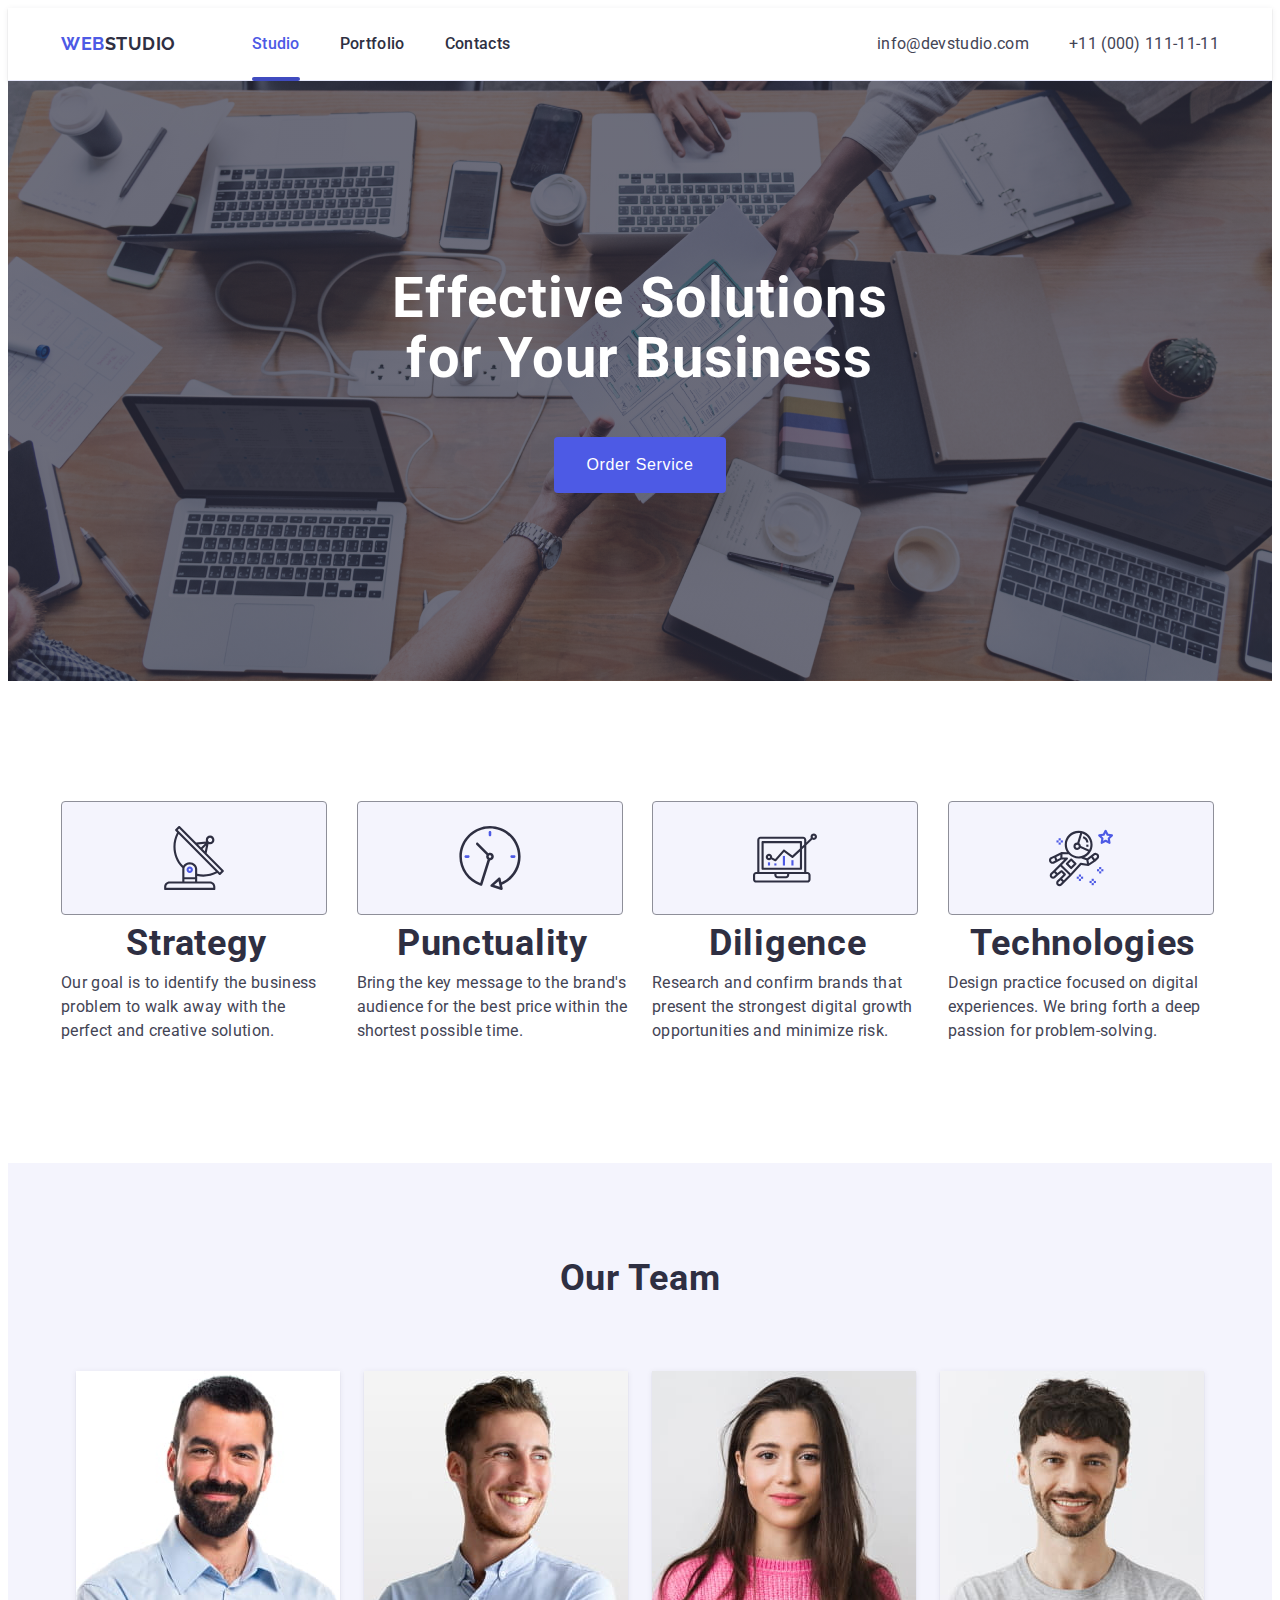
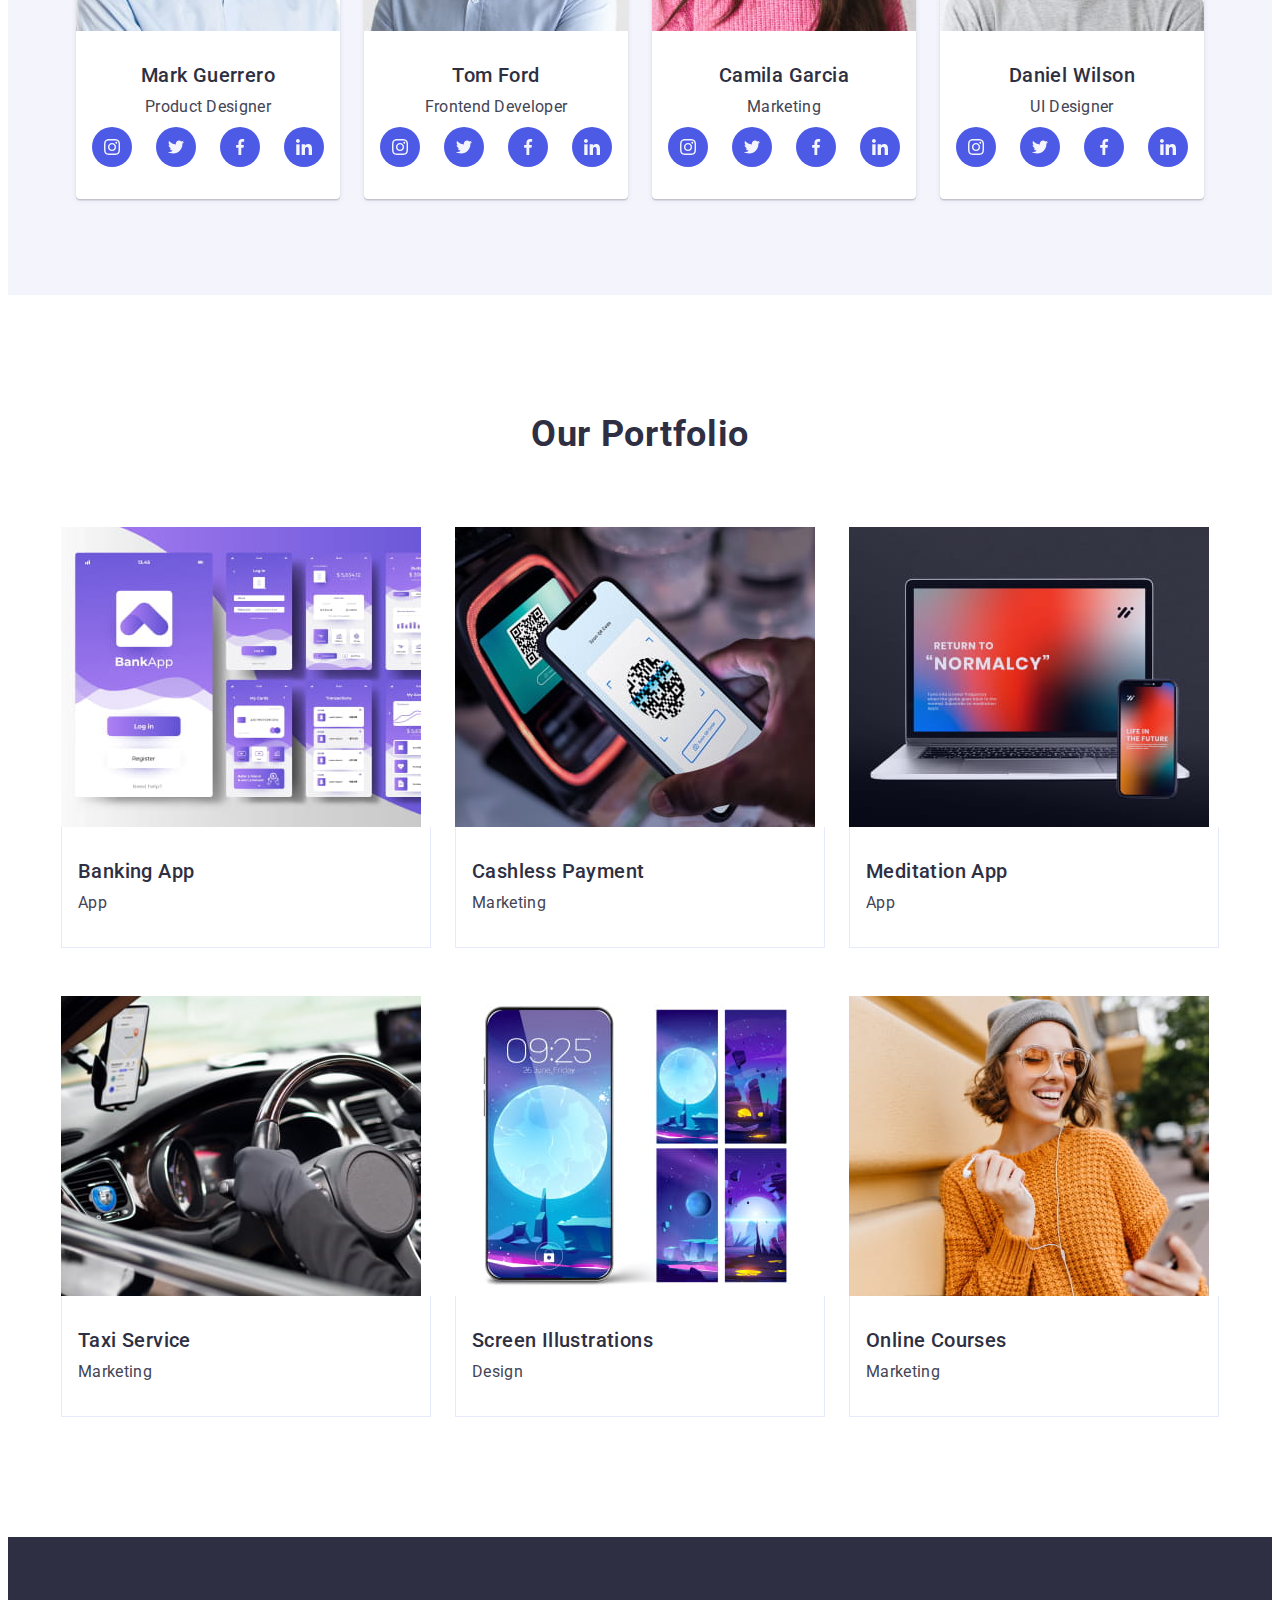
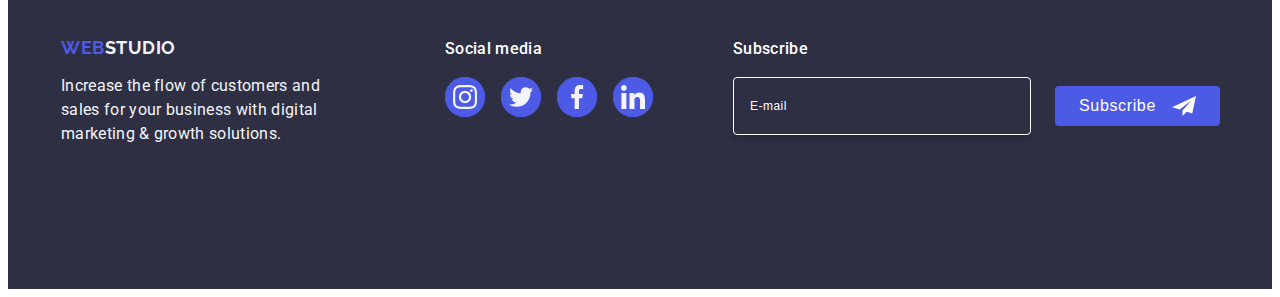
<file: index.html>
<!DOCTYPE html>
<html lang="en">
    <meta charset="UTF-8" />
    <meta name="viewport" content="width=device-width, initial-scale=1.0" />
    <title>Document</title>
    <!-- Google Fonts link -->
    <link rel="preconnect" href="https://fonts.googleapis.com" />
    <link rel="preconnect" href="https://fonts.gstatic.com" crossorigin />
    <link
      href="https://fonts.googleapis.com/css2?family=Raleway:wght@700&family=Roboto:wght@400;500;700&display=swap"
      rel="stylesheet"
    />
    <!-- Modern Normalize link -->
    <link rel="stylesheet" href="https://cdnjs.cloudflare.com/ajax/libs/modern-normalize/2.0.0/modern-normalize.min.css" 
    integrity="sha512-4xo8blKMVCiXpTaLzQSLSw3KFOVPWhm/TRtuPVc4WG6kUgjH6J03IBuG7JZPkcWMxJ5huwaBpOpnwYElP/m6wg==" 
    crossorigin="anonymous" referrerpolicy="no-referrer" />
    <!-- Own style link -->
    <link rel="stylesheet" href="./css/styles.css" />
  </head>
  <body>
    <header class="page-header">
      <div class="container page-header-container">
      <nav class="page-nav">
        <a class="logo" href="./index.html">Web<span class="logo-part">Studio</span></a>
        <ul class="menu-list">
          <li><a class="menu-link studio-lower-dash" href="./index.html">Studio</a></li>
          <li><a class="menu-link" href="#our-portfolio">Portfolio</a></li>
          <li><a class="menu-link" href="">Contacts</a></li>
        </ul> 
      </nav>
            <address class="address">
        <ul class="address-list">
          <li class="address-item">
            <a class="address-link" href="info@devstudio.com">info@devstudio.com</a>
          </li>
          <li class="address-item">
            <a class="address-link" href="tel:+110001111111">+11 (000) 111-11-11</a>
          </li>
        </ul>
      </address>
      <button class="open-menu-btn" data-menu-open>
        <svg class="open-menu-btn-icon" width="24" height="24">
          <use href="./images/icons.svg#icon-heroicons-solid-menu"></use>
        </svg>
      </button>
    </div>
    </header>
    <main>
      <!-- =========== Hero section =========== -->
      <section class="hero-section hero-background">
        <div class="container">
        <h1 class="hero-title">Effective Solutions for Your Business</h1>
        <button class="btn" type="button" data-modal-open>Order Service</button>
      </div>
      </section>
            <!-- =========== Benefits section =========== -->
      <section class="section benefits-section">
        <div class="container benefits-container">
        <h2 class="visually-hidden">Our benefits</h2>
        <ul class="benefits-list">
          <li class="benefits-list-card">
            <div class="benefits-card-icon">
              <svg width="64" height="64">
                <use href="./images/icons.svg#icon-Group"></use>
              </svg>
            </div>
            <h3 class="benefits-title">Strategy</h3>
            <p class="benefits-text">
              Our goal is to identify the business problem to walk away with the
              perfect and creative solution.
            </p>
          </li>
          <li class="benefits-list-card">
            <div class="benefits-card-icon">
              <svg width="64" height="64">
                <use href="./images/icons.svg#icon-clock-1"></use>
              </svg>
            </div>
            <h3 class="benefits-title">Punctuality</h3>
            <p class="benefits-text">
              Bring the key message to the brand's audience for the best price
              within the shortest possible time.
            </p>
          </li>
          <li class="benefits-list-card">
            <div class="benefits-card-icon">
              <svg width="64" height="64">
                <use href="./images/icons.svg#icon-diagram-1"></use>
              </svg>
            </div>
            <h3 class="benefits-title">Diligence</h3>
            <p class="benefits-text">
              Research and confirm brands that present the strongest digital
              growth opportunities and minimize risk.
            </p>
          </li>
          <li class="benefits-list-card">
            <div class="benefits-card-icon">
              <svg width="64" height="64">
                <use href="./images/icons.svg#icon-astronaut-1"></use>
              </svg>
            </div>
            <h3 class="benefits-title">Technologies</h3>
            <p class="benefits-text">
              Design practice focused on digital experiences. We bring forth a
              deep passion for problem-solving.
            </p>
          </li>
        </ul>
      </div>
      </section>
      <!-- =========== Our team section =========== -->
      <section class="section team-section">
        <div class="container team-container">
        <h2 class="team-title">Our Team</h2>
        <ul class="team-card">
          <li class="team-card-item">
            <img
            srcset="
            ./images/our-team/mark-guerrero.jpg 1x, 
            ./images/our-team/mark-guerrero@2x.jpg 2x
            "
              src="./images/our-team/mark-guerrero.jpg"
              alt="Mark Guerrero avatar"
              width="264"
              height="260"
            />
            <div class="team-card-container">
            <h3 class="team-list-fullname">Mark Guerrero</h3>
            <p class="team-card-text">Product Designer</p>
          <ul class="team-icon-list">
            <li class="team-icon-item">
              <a href="#" class="social-link">
                <svg width="16" height="16" class="svg" aria-label="icon-instagram">
                  <use href="./images/icons.svg#icon-instagram-2">
                  </use>
                </svg>
              </a>
            </li>
            <li class="team-icon-item">
              <a href="#" class="social-link">
                <svg width="16" height="16" class="svg" aria-label="icon-twitter">
                  <use href="./images/icons.svg#icon-twitter-1">
                  </use>
                </svg>
              </a>
            </li>
            <li class="team-icon-item">
              <a href="#" class="social-link">
                <svg width="16" height="16" class="svg" aria-label="icon-facebook">
                  <use href="./images/icons.svg#icon-facebook-1">
                  </use>
                </svg>
              </a>
            </li>
            <li class="team-icon-item">
              <a href="#" class="social-link">
                <svg width="16" height="16" class="svg" aria-label="icon-linkedin">
                  <use href="./images/icons.svg#icon-linkedin-1">
                  </use>
                </svg>
              </a>
            </li>
          </ul>
          </div>
        </li>
          <li class="team-card-item">
            <img
            srcset="./images/our-team/tom-ford.jpg 1x,
            ./images/our-team/tom-ford@2x.jpg 2x
            "
              src="./images/our-team/tom-ford.jpg"
              alt="Tom Ford avatar"
              width="264"
              height="260"
            />
            <div class="team-card-container">
            <h3 class="team-list-fullname">Tom Ford</h3>
            <p class="team-card-text">Frontend Developer</p>
            <ul class="team-icon-list">
              <li class="team-icon-item">
                <a href="#" class="social-link">
                  <svg width="16" height="16" class="svg" aria-label="icon-instagram">
                    <use href="./images/icons.svg#icon-instagram-2">
                    </use>
                  </svg>
                </a>
              </li>
              <li class="team-icon-item">
                <a href="#" class="social-link">
                  <svg width="16" height="16" class="svg" aria-label="icon-twitter">
                    <use href="./images/icons.svg#icon-twitter-1">
                    </use>
                  </svg>
                </a>
              </li>
              <li class="team-icon-item">
                <a href="#" class="social-link">
                  <svg width="16" height="16" class="svg" aria-label="icon-facebook">
                    <use href="./images/icons.svg#icon-facebook-1">
                    </use>
                  </svg>
                </a>
              </li>
              <li class="team-icon-item">
                <a href="#" class="social-link">
                  <svg width="16" height="16" class="svg" aria-label="icon-linkedin">
                    <use href="./images/icons.svg#icon-linkedin-1">
                    </use>
                  </svg>
                </a>
              </li>
            </ul>
          </div>
        </li>
          <li class="team-card-item">
            <img
            srcset="./images/our-team/camila-garcia.jpg 1x,
            ./images/our-team/camila-garcia@2x.jpg 2x
            "
              src="./images/our-team/camila-garcia.jpg"
              alt="Camila Garcia avatar"
              width="264"
              height="260"
            />
            <div class="team-card-container">
            <h3 class="team-list-fullname">Camila Garcia</h3>
            <p class="team-card-text">Marketing</p>
            <ul class="team-icon-list">
              <li class="team-icon-item">
                <a href="#" class="social-link">
                  <svg width="16" height="16" class="svg" aria-label="icon-instagram">
                    <use href="./images/icons.svg#icon-instagram-2">
                    </use>
                  </svg>
                </a>
              </li>
              <li class="team-icon-item">
                <a href="#" class="social-link">
                  <svg width="16" height="16" class="svg" aria-label="icon-twitter">
                    <use href="./images/icons.svg#icon-twitter-1">
                    </use>
                  </svg>
                </a>
              </li>
              <li class="team-icon-item">
                <a href="#" class="social-link">
                  <svg width="16" height="16" class="svg" aria-label="icon-facebook">
                    <use href="./images/icons.svg#icon-facebook-1">
                    </use>
                  </svg>
                </a>
              </li>
              <li class="team-icon-item">
                <a href="#" class="social-link">
                  <svg width="16" height="16" class="svg" aria-label="icon-linkedin">
                    <use href="./images/icons.svg#icon-linkedin-1">
                    </use>
                  </svg>
                </a>
              </li>
            </ul>
          </div>
        </li>
          <li class="team-card-item">
            <img
            srcset="./images/our-team/daniel-wilson.jpg 1x,
            ./images/our-team/daniel-wilson@2x.jpg 2x
            "
              src="./images/our-team/daniel-wilson.jpg"
              alt="Daniel Wilson avatar"
              width="264"
              height="260"
            />
            <div class="team-card-container">
            <h3 class="team-list-fullname">Daniel Wilson</h3>
            <p class="team-card-text">UI Designer</p>
            <ul class="team-icon-list">
              <li class="team-icon-item">
                <a href="#" class="social-link">
                  <svg width="16" height="16" class="svg" aria-label="icon-instagram">
                    <use href="./images/icons.svg#icon-instagram-2">
                    </use>
                  </svg>
                </a>
              </li>
              <li class="team-icon-item">
                <a href="#" class="social-link">
                  <svg width="16" height="16" class="svg" aria-label="icon-twitter">
                    <use href="./images/icons.svg#icon-twitter-1">
                    </use>
                  </svg>
                </a>
              </li>
              <li class="team-icon-item">
                <a href="#" class="social-link">
                  <svg width="16" height="16" class="svg" aria-label="icon-facebook">
                    <use href="./images/icons.svg#icon-facebook-1">
                    </use>
                  </svg>
                </a>
              </li>
              <li class="team-icon-item">
                <a href="#" class="social-link">
                  <svg width="16" height="16" class="svg" aria-label="icon-linkedin">
                    <use href="./images/icons.svg#icon-linkedin-1">
                    </use>
                  </svg>
                </a>
              </li>
            </ul>
          </div>
        </li>
        </ul>
      </div>
      </section>
      <!-- =========== Portfolio section =========== -->
      <section class="section portfolio-section" id="our-portfolio">
        <div class="container">
        <h2 class="portfolio-title">Our Portfolio</h2>
        <ul class="project-card">
          <li class="project-card-item">
            <div class="portfolio-overlay-images">
              <picture>
                <source 
                srcset="
                ./images/portfolio/banking-app-desk.jpg 1x,
                ./images/portfolio/banking-app-desk@2x.jpg 2x
                " 
                media="(min-width: 1158px)"
                />
                <source 
                srcset="
                ./images/portfolio/banking-app-tab.jpg 1x,
                ./images/portfolio/banking-app-tab@2x.jpg 2x
                " 
                media="(min-width: 768px)"
                />
                <source 
                srcset="
                ./images/portfolio/banking-app-mob.jpg 1x,
                ./images/portfolio/banking-app-mob@2x.jpg 2x
                " 
                media="(max-width: 767px)"
                />
            <img 
              src="./images/portfolio/banking-app-mob.jpg"
              alt="banking-app-image"
            />
          </picture>
            <p class="portfolio-overlay-text">
                14 Stylish and User-Friendly App Design Concepts · Task Manager App · Calorie Tracker App · Exotic Fruit Ecommerce App · Cloud Storage App
              </p>
          </div>
            <div class="project-card-container">
            <h3 class="project-card-title">Banking App</h3>
            <p class="project-card-text">App</p>
          </div>
        </li>
          <li class="project-card-item">
            <div class="portfolio-overlay-images">
              <picture>
                <source 
                srcset="
                ./images/portfolio/cashless-payment-desk.jpg 1x,
                ./images/portfolio/cashless-payment-desk@2x.jpg 2x
                " 
                media="(min-width: 1158px)"
                />
                <source 
                srcset="
                ./images/portfolio/cashless-payment-tab.jpg 1x,
                ./images/portfolio/cashless-payment-tab@2x.jpg 2x
                " 
                media="(min-width: 768px)"
                />
                <source 
                srcset="
                ./images/portfolio/cashless-payment-mob.jpg 1x,
                ./images/portfolio/cashless-payment-mob@2x.jpg 2x
                " 
                media="(max-width: 767px)"
                />
            <img
              src="./images/portfolio/cashless-payment-mob.jpg"
              alt="cashless-payment-image"
            />
          </picture>
            <p class="portfolio-overlay-text">
              14 Stylish and User-Friendly App Design Concepts · Task Manager App · Calorie Tracker App · Exotic Fruit Ecommerce App · Cloud Storage App
            </p>
        </div>
            <div class="project-card-container">
            <h3 class="project-card-title">Cashless Payment</h3>
            <p class="project-card-text">Marketing</p>
          </div>
        </li>
          <li class="project-card-item">
            <div class="portfolio-overlay-images">
              <picture>
                <source 
                srcset="
                ./images/portfolio/meditation-app-desk.jpg 1x,
                ./images/portfolio/meditation-app-desk@2x.jpg 2x
                " 
                media="(min-width: 1158px)"
                />
                <source 
                srcset="
                ./images/portfolio/meditation-app-tab.jpg 1x,
                ./images/portfolio/meditation-app-tab@2x.jpg 2x
                " 
                media="(min-width: 768px)"
                />
                <source 
                srcset="
                ./images/portfolio/meditation-app-mob.jpg 1x,
                ./images/portfolio/meditation-app-mob@2x.jpg 2x
                " 
                media="(max-width: 767px)"
                />
            <img
              src="./images/portfolio/meditation-app-mob.jpg"
              alt="meditation-app-image"
            />
            </picture>
            <p class="portfolio-overlay-text">
              14 Stylish and User-Friendly App Design Concepts · Task Manager App · Calorie Tracker App · Exotic Fruit Ecommerce App · Cloud Storage App
            </p>
          </div>
            <div class="project-card-container">
            <h3 class="project-card-title">Meditation App</h3>
            <p class="project-card-text">App</p>
            </div>
        </li>
          <li class="project-card-item">
            <div class="portfolio-overlay-images">
              <picture>
                <source 
                srcset="
                ./images/portfolio/taxi-service-desk.jpg 1x,
                ./images/portfolio/taxi-service-desk@2x.jpg 2x
                " 
                media="(min-width: 1158px)"
                />
                <source 
                srcset="
                ./images/portfolio/taxi-service-tab.jpg 1x,
                ./images/portfolio/taxi-service-tab@2x.jpg 2x
                " 
                media="(min-width: 768px)"
                />
                <source 
                srcset="
                ./images/portfolio/taxi-service-mob.jpg 1x,
                ./images/portfolio/taxi-service-mob@2x.jpg 2x
                " 
                media="(max-width: 767px)"
                />
            <img
              src="./images/portfolio/taxi-service-mob.jpg"
              alt="taxi-service-image"
            />
          </picture>
            <p class="portfolio-overlay-text">
              14 Stylish and User-Friendly App Design Concepts · Task Manager App · Calorie Tracker App · Exotic Fruit Ecommerce App · Cloud Storage App
            </p>
            </div>
            <div class="project-card-container">
            <h3 class="project-card-title">Taxi Service</h3>
            <p class="project-card-text">Marketing</p>
            </div>
        </li>
          <li class="project-card-item">
            <div class="portfolio-overlay-images">
              <picture>
                <source 
                srcset="
                ./images/portfolio/screen-illustrations-desk.jpg 1x,
                ./images/portfolio/screen-illustrations-desk@2x.jpg 2x
                " 
                media="(min-width: 1158px)"
                />
                <source 
                srcset="
                ./images/portfolio/screen-illustrations-tab.jpg 1x,
                ./images/portfolio/screen-illustrations-tab@2x.jpg 2x
                " 
                media="(min-width: 768px)"
                />
                <source 
                srcset="
                ./images/portfolio/screen-illustrations-mob.jpg 1x,
                ./images/portfolio/screen-illustrations-mob@2x.jpg 2x
                " 
                media="(max-width: 767px)"
                />
            <img
              src="./images/portfolio/screen-illustrations-mob.jpg"
              alt="screen-illustrations-image"
            />
          </picture>
            <p class="portfolio-overlay-text">
              14 Stylish and User-Friendly App Design Concepts · Task Manager App · Calorie Tracker App · Exotic Fruit Ecommerce App · Cloud Storage App
            </p>
          </div>
            <div class="project-card-container">
            <h3 class="project-card-title">Screen Illustrations</h3>
            <p class="project-card-text">Design</p>
            </div>
        </li>
          <li class="project-card-item">
            <div class="portfolio-overlay-images">
              <picture>
                <source 
                srcset="
                ./images/portfolio/online-courses-desk.jpg 1x,
                ./images/portfolio/online-courses-desk@2x.jpg 2x
                " 
                media="(min-width: 1158px)"
                />
                <source 
                srcset="
                ./images/portfolio/online-courses-tab.jpg 1x,
                ./images/portfolio/online-courses-tab@2x.jpg 2x
                " 
                media="(min-width: 768px)"
                />
                <source 
                srcset="
                ./images/portfolio/online-courses-mob.jpg 1x,
                ./images/portfolio/online-courses-mob@2x.jpg 2x
                " 
                media="(max-width: 767px)"
                />
            <img
              src="./images/portfolio/online-courses-mob.jpg"
              alt="online-courses-image"
            />
            </picture>
            <p class="portfolio-overlay-text">
              14 Stylish and User-Friendly App Design Concepts · Task Manager App · Calorie Tracker App · Exotic Fruit Ecommerce App · Cloud Storage App
            </p>
          </div>
            <div class="project-card-container">
            <h3 class="project-card-title">Online Courses</h3>
            <p class="project-card-text">Marketing</p>
            </div>
            </li>
        </ul>
      </div>
      </section>
    </main>
    <!-- =========== Footer section =========== -->
    <footer class="page-footer">
      <div class="container page-footer-container">
      <div class="footer-left-container">
      <a class="logo logo-footer" href="./index.html">Web<span class="logo-part-footer">Studio</span></a>
      <p class="footer-text">
        Increase the flow of customers and sales for your business with digital
        marketing & growth solutions.
      </p>
    </div>
    <div class="footer-right-container">
      <p class="footer-right-text">Social media</p>
    <ul class="footer-icon-list">
      <li class="footer-icon-item">
        <a href="#" class="footer-social-link">
          <svg width="24" height="24" class="svg" aria-label="icon-instagram">
            <use href="./images/icons.svg#icon-instagram-2">
            </use>
          </svg>
        </a>
      </li>
      <li class="footer-icon-item">
        <a href="#" class="footer-social-link">
          <svg width="24" height="24" class="svg" aria-label="icon-twitter">
            <use href="./images/icons.svg#icon-twitter-1">
            </use>
          </svg>
        </a>
      </li>
      <li class="footer-icon-item">
        <a href="#" class="footer-social-link">
          <svg width="24" height="24" class="svg" aria-label="icon-facebook">
            <use href="./images/icons.svg#icon-facebook-1">
            </use>
          </svg>
        </a>
      </li>
      <li class="footer-icon-item">
        <a href="#" class="footer-social-link">
          <svg width="24" height="24" class="svg" aria-label="icon-linkedin">
            <use href="./images/icons.svg#icon-linkedin-1">
            </use>
          </svg>
        </a>
      </li>
    </ul>
  </div>
<div class="subscribe">
  <p class="footer-right-text">Subscribe</p>
  <form class="form-subscribe" name="subscribe-form" autocomplete="off" novalidate>
    <label class="subscribe-form" for="user-email-subscribe">
    <input 
  type="email"
  id="user-email-subscribe" 
  name="user-email-subscribe" 
  class="form-input-subscribe"
  pattern="[a-zA-Zа-яА-ЯіІїЇєЄґҐ']+"
  title="svitlana.havrylets@gmail.com"
  placeholder="E-mail"
  required
  />
</label>
  <button class="btn-subscribe" type="submit">Subscribe
    <svg class="subscribe-icon" aria-label="plane" width="24" height="24">
      <use href="./images/icons.svg#icon-plane"></use>
    </svg>
  </button>
    </form>
  </div>
</div>
    </footer>
    <!-- =========== /Footer section =========== -->
    <!-- ============== Mobile menu styles ==============  -->
  <div class="mobile-menu" data-menu>
    <div class="container mobile-menu-container">
      <button class="mobile-menu-close-btn" type="button" data-menu-close>
        <svg 
        class="mobile-menu-close-icon"
              height="8"
              width="8"
              aria-label="close-icon"
              >
              <use href="./images/icons.svg#icon-close-icon"></use>
              </svg>
    </button>
    <ul class="mobile-nav-menu">
      <li class="mobile-menu-item"><a class="mobile-menu-link studio-lower-dash" href="./index.html">Studio</a></li>
      <li class="mobile-menu-item"><a class="mobile-menu-link" href="#our-portfolio">Portfolio</a></li>
      <li class="mobile-menu-item"><a class="mobile-menu-link" href="">Contacts</a></li>
    </ul> 
    <ul class="mobile-address-list">
      <li class="mobile-address-item mobile-address-item-tel">
        <a class="mobile-address-link" href="tel:+110001111111">+11 (000) 111-11-11</a>
      </li>
      <li class="mobile-address-item">
        <a class="mobile-address-link" href="info@devstudio.com">info@devstudio.com</a>
      </li>
    </ul>
    <ul class="mobile-icon-list">
      <li class="mobile-icon-item">
        <a href="#" class="social-link">
          <svg width="24" height="24" class="svg" aria-label="icon-instagram">
            <use href="./images/icons.svg#icon-instagram-2">
            </use>
          </svg>
        </a>
      </li>
      <li class="mobile-icon-item">
        <a href="#" class="social-link">
          <svg width="24" height="24" class="svg" aria-label="icon-twitter">
            <use href="./images/icons.svg#icon-twitter-1">
            </use>
          </svg>
        </a>
      </li>
      <li class="mobile-icon-item">
        <a href="#" class="social-link">
          <svg width="24" height="24" class="svg" aria-label="icon-facebook">
            <use href="./images/icons.svg#icon-facebook-1">
            </use>
          </svg>
        </a>
      </li>
      <li class="mobile-icon-item">
        <a href="#" class="social-link">
          <svg width="24" height="24" class="svg" aria-label="icon-linkedin">
            <use href="./images/icons.svg#icon-linkedin-1">
            </use>
          </svg>
        </a>
      </li>
    </ul>
    </div>
  </div>
  <!-- ============== /Mobile menu styles ==============  -->
    <!-- =========== Backdrop and Form field section =========== -->
    <div class="backdrop" data-modal>
      <div class="modal">
        <button class="modal-close-btn" type="button" data-modal-close>
          <svg 
          class="modal-close-btn-icon"
                height="8"
                width="8"
                aria-label="close-icon"
                >
                <use href="./images/icons.svg#icon-close-icon"></use>
                </svg>
      </button>
      <p class="form-description">Leave your contacts and we will call you back</p>
        <form class="form-field" name="contact-form" autocomplete="off" novalidate>
            <div class="form-field-wrapper">
            <label for="user-name" class="form-field-label">Name</label>
          <div class="form-field-input-wrapper">
            <input 
          type="text"
          id="user-name" 
          name="user-name" 
          class="form-input"
          pattern="[a-zA-Zа-яА-ЯіІїЇєЄґҐ']+"
          title="Svitlana"
          required
          />
          <svg class="form-input-icon" width="18" height="24" aria-label="person-icon">
            <use href="./images/icons.svg#icon-person-icon"></use>
          </svg>
          </div>
          </div>
          <div class="form-field-wrapper">
            <label for="user-phone" class="form-field-label">Phone</label>
            <div class="form-field-input-wrapper">
            <input 
          type="tel" 
          id="user-phone"  
          name="user-phone" 
          class="form-input"
          pattern="[0-9]{3}-[0-9]{3}-[0-9]{2}-[0-9]{2}"
          title="xxx-xxx-xx-xx"
          required
          />
          <svg class="form-input-icon" width="18" height="24" aria-label="phone-icon">
            <use href="./images/icons.svg#icon-phone-icon"></use>
          </svg>
          </div>
          </div>
          <div class="form-field-wrapper">
            <label for="user-email" class="form-field-label">Email</label>
            <div class="form-field-input-wrapper">
              <input 
          type="email"
          id="user-email" 
          name="user-email" 
          class="form-input"
          pattern="[a-zA-Zа-яА-ЯіІїЇєЄґҐ']+"
          title="svitlana.havrylets@gmail.com"
          required
          />
          <svg class="form-input-icon" width="18" height="24" aria-label="email-icon">
            <use href="./images/icons.svg#icon-email-icon"></use>
          </svg>
          </div>
          </div>
          <div class="form-field-wrapper-comment">
            <label for="user-comment" class="form-field-label">Comment</label>
          <textarea 
          name="user-comment" 
          id="user-comment"  
          class="form-input-massage"
          placeholder="Text input"
          required
          ></textarea>
          </div>
          <div class="form-field-checkbox-wrapper">
            <input 
            id="user-privacy"
            name="user-privacy" 
            type="checkbox" 
            class="form-input-privacy-checkbox visually-hidden"
            value="true"
            required/>
          <label for="user-privacy" class="form-field-privacy-policy">
            <span class="form-own-checkbox">
              <svg class="form-checkbox-icon" width="10" height="8" aria-label="checkbox-icon">
                <use href="./images/icons.svg#icon-vector-icon"></use>
              </svg>
            </span> 
            I accept the terms and conditions of the 
            <a class="privacy-policy-link" href="">Privacy Policy</a>
          </label>
          </div>
          <button class="form-submit-btn">Send</button>
        </form>
      </div>
    </div>
    <!-- =========== /Backdrop and Form field section =========== -->
  <script src="./js/modal.js"></script>
  <script src="./js/menu.js"></script>
</body>
</html>
</file>
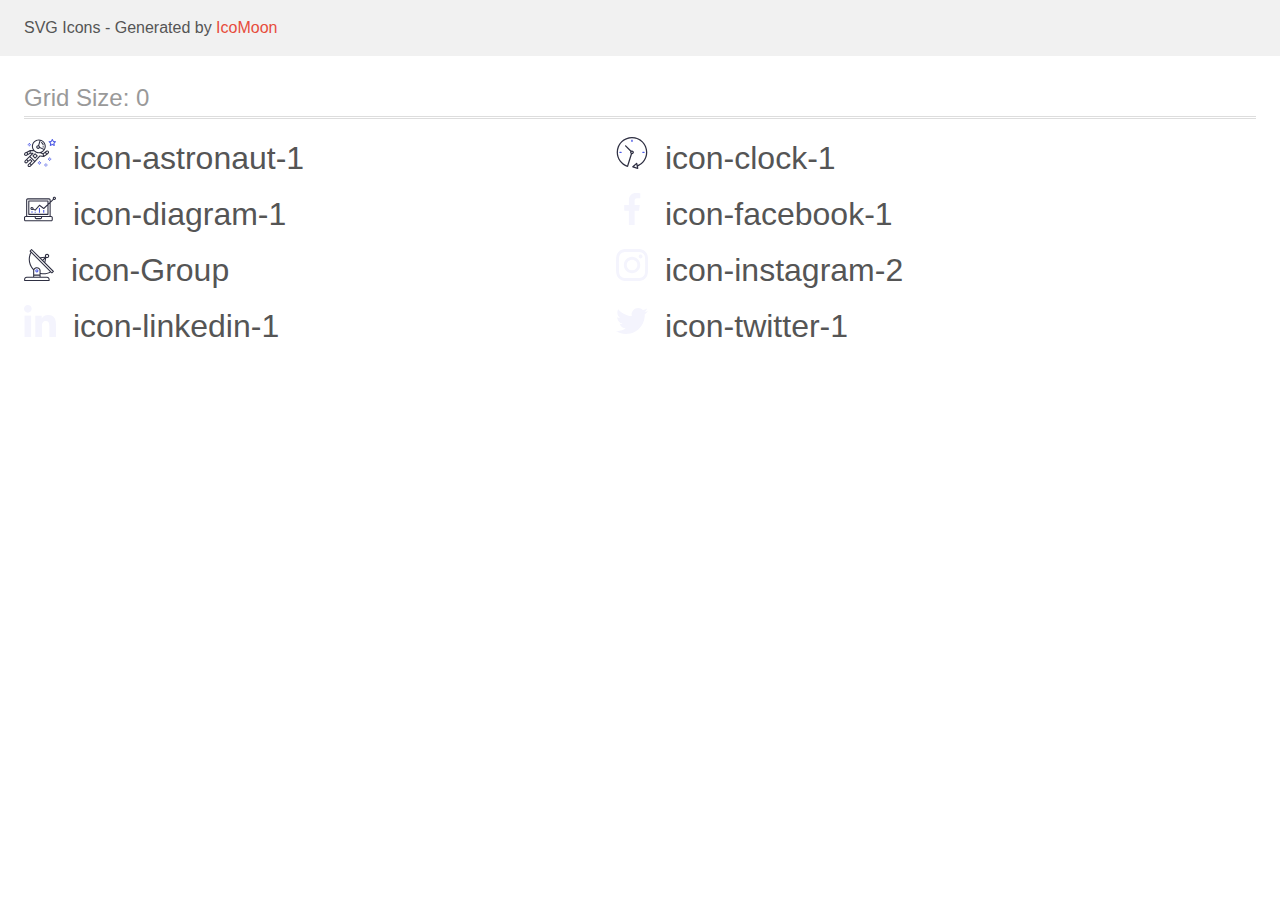
<file: images/icon/icomoon/demo.html>
<!doctype html>
<html>
<head>
    <title>IcoMoon - SVG Icons</title>
    <meta charset="utf-8">
    <meta name="viewport" content="width=device-width, initial-scale=1">
    <link rel="stylesheet" href="demo-files/demo.css">
    <link rel="stylesheet" href="style.css">
</head>
<body>
<svg aria-hidden="true" style="position: absolute; width: 0; height: 0; overflow: hidden;" version="1.1" xmlns="http://www.w3.org/2000/svg" xmlns:xlink="http://www.w3.org/1999/xlink">
<defs>
<symbol id="icon-astronaut-1" viewBox="0 0 32 32">
<path fill="#4d5ae5" style="fill: var(--color1, #4d5ae5)" d="M31.974 4.524c-0.063-0.193-0.229-0.333-0.43-0.363l-1.91-0.278-0.855-1.731c-0.179-0.365-0.777-0.365-0.956 0l-0.855 1.731-1.91 0.278c-0.201 0.029-0.367 0.17-0.431 0.363-0.062 0.193-0.011 0.405 0.135 0.547l1.383 1.348-0.326 1.903c-0.034 0.2 0.048 0.402 0.212 0.522 0.166 0.121 0.382 0.135 0.562 0.040l1.709-0.899 1.709 0.899c0.078 0.041 0.164 0.061 0.249 0.061 0.11 0 0.221-0.034 0.314-0.102 0.164-0.119 0.246-0.322 0.212-0.522l-0.326-1.903 1.383-1.348c0.145-0.142 0.197-0.354 0.135-0.547zM29.511 5.851c-0.125 0.122-0.183 0.299-0.153 0.472l0.191 1.114-1-0.526c-0.078-0.041-0.163-0.061-0.249-0.061s-0.17 0.020-0.249 0.061l-1.001 0.526 0.191-1.114c0.030-0.173-0.028-0.349-0.153-0.472l-0.81-0.789 1.119-0.163c0.174-0.025 0.324-0.134 0.402-0.292l0.5-1.013 0.5 1.013c0.078 0.157 0.228 0.267 0.402 0.292l1.119 0.163-0.809 0.789z"></path>
<path fill="#4d5ae5" style="fill: var(--color1, #4d5ae5)" d="M26.133 20.522h-1.067v1.067h1.067v-1.067z"></path>
<path fill="#4d5ae5" style="fill: var(--color1, #4d5ae5)" d="M26.133 22.656h-1.067v1.067h1.067v-1.067z"></path>
<path fill="#4d5ae5" style="fill: var(--color1, #4d5ae5)" d="M27.2 21.589h-1.067v1.067h1.067v-1.067z"></path>
<path fill="#4d5ae5" style="fill: var(--color1, #4d5ae5)" d="M25.067 21.589h-1.067v1.067h1.067v-1.067z"></path>
<path fill="#4d5ae5" style="fill: var(--color1, #4d5ae5)" d="M22.4 26.389h-1.067v1.067h1.067v-1.067z"></path>
<path fill="#4d5ae5" style="fill: var(--color1, #4d5ae5)" d="M22.4 28.522h-1.067v1.067h1.067v-1.067z"></path>
<path fill="#4d5ae5" style="fill: var(--color1, #4d5ae5)" d="M23.467 27.456h-1.067v1.067h1.067v-1.067z"></path>
<path fill="#4d5ae5" style="fill: var(--color1, #4d5ae5)" d="M21.333 27.456h-1.067v1.067h1.067v-1.067z"></path>
<path fill="#4d5ae5" style="fill: var(--color1, #4d5ae5)" d="M16 24.256h-1.067v1.067h1.067v-1.067z"></path>
<path fill="#4d5ae5" style="fill: var(--color1, #4d5ae5)" d="M16 26.389h-1.067v1.067h1.067v-1.067z"></path>
<path fill="#4d5ae5" style="fill: var(--color1, #4d5ae5)" d="M17.067 25.322h-1.067v1.067h1.067v-1.067z"></path>
<path fill="#4d5ae5" style="fill: var(--color1, #4d5ae5)" d="M14.933 25.322h-1.067v1.067h1.067v-1.067z"></path>
<path fill="#4d5ae5" style="fill: var(--color1, #4d5ae5)" d="M5.867 6.122h-1.067v1.067h1.067v-1.067z"></path>
<path fill="#4d5ae5" style="fill: var(--color1, #4d5ae5)" d="M5.867 8.255h-1.067v1.067h1.067v-1.067z"></path>
<path fill="#4d5ae5" style="fill: var(--color1, #4d5ae5)" d="M6.933 7.189h-1.067v1.067h1.067v-1.067z"></path>
<path fill="#4d5ae5" style="fill: var(--color1, #4d5ae5)" d="M4.8 7.189h-1.067v1.067h1.067v-1.067z"></path>
<path fill="#2e2f42" style="fill: var(--color2, #2e2f42)" d="M24.715 14.159c-0.287-0.388-0.709-0.637-1.188-0.705-0.481-0.068-0.956 0.058-1.34 0.352l-1.252 0.96-1.898 1.417-1.358-0.541c2.421-1.086 4.114-3.508 4.114-6.32 0-3.823-3.123-6.933-6.961-6.933s-6.961 3.11-6.961 6.933c0 1.386 0.414 2.674 1.12 3.758l-2.764-0.024c-0.002 0-0.003 0-0.005 0-0.009 0-0.015 0.004-0.023 0.005-0.053 0.002-0.105 0.013-0.155 0.031-0.013 0.005-0.026 0.008-0.038 0.013-0.006 0.003-0.013 0.003-0.019 0.006l-3.233 1.596c-0.001 0-0.001 0-0.001 0.001l-1.893 0.911c-0.021 0.009-0.042 0.021-0.063 0.035-0.755 0.502-1.012 1.489-0.598 2.295 0.22 0.429 0.595 0.745 1.056 0.889 0.178 0.055 0.359 0.083 0.539 0.083 0.29 0 0.577-0.071 0.839-0.211l1.388-0.738 2.264-1.169 1.357-0.008-5.442 5.416c-0.001 0.001-0.001 0.001-0.002 0.001l-1.339 1.333c-0.316 0.315-0.49 0.732-0.49 1.178s0.174 0.863 0.49 1.179c0.325 0.323 0.752 0.485 1.179 0.485s0.854-0.162 1.18-0.485l1.314-1.309 1.741-1.3 0.901 0.897-1.762 1.754c-0 0.001-0.001 0.001-0.002 0.001l-1.339 1.333c-0.316 0.315-0.49 0.732-0.49 1.178s0.174 0.863 0.49 1.179c0.325 0.323 0.753 0.485 1.18 0.485s0.855-0.162 1.18-0.485l3.482-3.467c0.001-0.001 0.001-0.001 0.001-0.002l1.010-1-0.004-0.004c0.006-0.006 0.015-0.009 0.022-0.015l5.166-5.658 3.471 0.494c0.025 0.004 0.050 0.005 0.075 0.005 0.065 0 0.127-0.015 0.187-0.038 0.018-0.006 0.033-0.015 0.050-0.023 0.019-0.010 0.039-0.015 0.058-0.027l3.213-2.133c0.012-0.008 0.018-0.021 0.029-0.029 0.013-0.010 0.029-0.014 0.041-0.026l1.271-1.191c0.662-0.62 0.753-1.635 0.212-2.362zM2.13 17.77c-0.173 0.093-0.37 0.111-0.558 0.052-0.187-0.058-0.338-0.186-0.427-0.358-0.161-0.314-0.068-0.695 0.214-0.902l1.314-0.632 0.449 1.313-0.992 0.527zM5.628 15.942l-1.548 0.8-0.439-1.283 2.027-1.001-0.040 1.484zM20.727 9.322c0 0.918-0.219 1.785-0.599 2.559l-4.181-1.899c-0.044-0.573-0.341-1.075-0.788-1.388l1.464-4.86c2.378 0.756 4.105 2.974 4.105 5.588zM8.938 9.322c0-3.235 2.644-5.867 5.894-5.867 0.253 0 0.5 0.021 0.745 0.052l-1.432 4.754c-0.019-0.001-0.037-0.006-0.057-0.006-1.033 0-1.873 0.837-1.873 1.867s0.84 1.867 1.873 1.867c0.694 0 1.294-0.383 1.618-0.945l3.862 1.755c-1.075 1.446-2.795 2.39-4.737 2.39-3.25 0-5.894-2.632-5.894-5.867zM14.894 10.122c0 0.441-0.362 0.8-0.806 0.8s-0.806-0.359-0.806-0.8c0-0.441 0.362-0.8 0.806-0.8s0.806 0.359 0.806 0.8zM2.465 25.146c-0.236 0.234-0.619 0.234-0.854 0.001-0.114-0.114-0.176-0.263-0.176-0.423s0.062-0.309 0.176-0.421l0.962-0.958 0.851 0.848-0.959 0.955zM5.679 28.88c-0.236 0.234-0.619 0.235-0.855 0.001-0.114-0.114-0.176-0.263-0.176-0.423s0.062-0.309 0.176-0.421l0.963-0.959 0.852 0.848-0.96 0.955zM9.16 25.411c-0.001 0-0.001 0-0.002 0.001l-1.765 1.76-0.852-0.848 1.763-1.755c0 0 0 0 0-0s0.001-0.001 0.002-0.001c0.040-0.040 0.065-0.088 0.090-0.135 0.007-0.014 0.020-0.026 0.026-0.040 0.017-0.041 0.019-0.085 0.026-0.129 0.003-0.025 0.014-0.047 0.014-0.073 0-0.036-0.013-0.070-0.020-0.106-0.006-0.032-0.006-0.065-0.019-0.095-0.020-0.050-0.055-0.094-0.091-0.138-0.010-0.012-0.014-0.027-0.025-0.038 0 0 0 0-0.001 0s-0.001-0.002-0.001-0.002l-1.607-1.6c-0.017-0.017-0.039-0.024-0.058-0.038-0.028-0.022-0.055-0.042-0.087-0.058-0.030-0.015-0.061-0.024-0.093-0.033-0.034-0.010-0.067-0.017-0.103-0.020-0.033-0.002-0.063 0.001-0.095 0.005-0.036 0.004-0.069 0.009-0.104 0.020-0.034 0.011-0.063 0.027-0.094 0.045-0.020 0.011-0.042 0.015-0.061 0.029l-1.773 1.324-0.901-0.897 2.399-2.386 4.361 4.289-0.928 0.919zM15.979 18.394c-0.015-0.002-0.030 0.004-0.045 0.003-0.039-0.002-0.076 0.001-0.115 0.007-0.030 0.005-0.059 0.011-0.088 0.021-0.034 0.012-0.065 0.028-0.097 0.047-0.030 0.018-0.057 0.037-0.083 0.061-0.013 0.011-0.028 0.017-0.040 0.029l-4.698 5.146-4.328-4.257 2.833-2.818c0.209-0.208 0.21-0.546 0.002-0.755-0.105-0.105-0.243-0.157-0.381-0.156v-0.001l-2.219 0.013 0.028-1.607 3.104 0.027c1.265 1.294 3.029 2.101 4.981 2.101 0.437 0 0.864-0.045 1.279-0.123 0.040 0.032 0.079 0.065 0.13 0.085l2.41 0.96 0.152 0.758 0.178 0.885-3.003-0.427zM20.020 18.572l-0.313-1.558 1.446-1.080 0.947 1.257-2.080 1.381zM23.774 15.741l-0.838 0.785-0.931-1.236 0.831-0.637c0.155-0.119 0.351-0.168 0.543-0.143 0.193 0.027 0.364 0.128 0.48 0.284 0.217 0.292 0.18 0.699-0.085 0.947z"></path>
<path fill="#2e2f42" style="fill: var(--color2, #2e2f42)" d="M13.602 18.544l-2.143-2.133c-0.207-0.207-0.545-0.207-0.753 0l-2.142 2.133c-0.1 0.101-0.157 0.236-0.157 0.378s0.056 0.278 0.157 0.378l2.142 2.133c0.104 0.103 0.241 0.155 0.377 0.155s0.273-0.052 0.376-0.155l2.143-2.133c0.1-0.1 0.157-0.236 0.157-0.378s-0.057-0.278-0.157-0.378zM11.083 20.303l-1.387-1.381 1.387-1.381 1.387 1.381-1.387 1.381z"></path>
<path fill="#2e2f42" style="fill: var(--color2, #2e2f42)" d="M17.164 5.071l-0.258 1.036c0.071 0.018 1.738 0.452 1.738 2.149h1.067c-0-2.017-1.666-2.965-2.547-3.185z"></path>
<path fill="#2e2f42" style="fill: var(--color2, #2e2f42)" d="M19.711 9.322h-1.067v1.067h1.067v-1.067z"></path>
</symbol>
<symbol id="icon-clock-1" viewBox="0 0 32 32">
<path fill="#2e2f42" style="fill: var(--color2, #2e2f42)" d="M31.297 15.301c-0.002-8.452-6.855-15.303-15.308-15.301s-15.303 6.855-15.301 15.308c0.001 6.658 4.307 12.551 10.649 14.576 0.061 0.019 0.124 0.029 0.187 0.029 0.121-0 0.239-0.032 0.342-0.094 0.135-0.080 0.236-0.207 0.283-0.356l3.865-12.25c1.057-0.005 1.909-0.866 1.903-1.923s-0.866-1.909-1.923-1.903c-0.284 0.001-0.565 0.067-0.82 0.191l-5.106-5.107c-0.253-0.245-0.657-0.238-0.902 0.016-0.239 0.247-0.239 0.639 0 0.886l5.103 5.109c-0.392 0.799-0.168 1.764 0.536 2.309l-3.683 11.673c-7.278-2.681-11.004-10.754-8.323-18.032s10.754-11.004 18.032-8.323c7.278 2.681 11.004 10.754 8.323 18.032-1.31 3.556-4.001 6.431-7.462 7.973l-0.398-1.874c-0.073-0.345-0.411-0.565-0.756-0.492-0.109 0.023-0.209 0.074-0.293 0.148l-3.837 3.426c-0.263 0.234-0.287 0.637-0.052 0.9 0.076 0.085 0.174 0.149 0.283 0.184l4.899 1.564c0.335 0.108 0.694-0.077 0.802-0.412 0.034-0.106 0.040-0.219 0.017-0.328l-0.391-1.839c5.664-2.388 9.342-7.942 9.329-14.089zM15.992 14.664c0.352 0 0.638 0.286 0.638 0.638s-0.286 0.638-0.638 0.638c-0.352 0-0.638-0.285-0.638-0.638s0.285-0.638 0.638-0.638zM18.093 29.528l2.184-1.948 0.603 2.84-2.787-0.892z"></path>
<path fill="#4d5ae5" style="fill: var(--color1, #4d5ae5)" d="M15.354 3.185v1.275c0 0.352 0.285 0.638 0.638 0.638s0.638-0.285 0.638-0.638v-1.275c0-0.352-0.286-0.638-0.638-0.638s-0.638 0.286-0.638 0.638z"></path>
<path fill="#4d5ae5" style="fill: var(--color1, #4d5ae5)" d="M3.876 14.664c-0.352 0-0.638 0.286-0.638 0.638s0.285 0.638 0.638 0.638h1.275c0.352 0 0.638-0.285 0.638-0.638s-0.285-0.638-0.638-0.638h-1.275z"></path>
<path fill="#4d5ae5" style="fill: var(--color1, #4d5ae5)" d="M28.108 15.939c0.352 0 0.638-0.285 0.638-0.638s-0.285-0.638-0.638-0.638h-1.275c-0.352 0-0.638 0.286-0.638 0.638s0.286 0.638 0.638 0.638h1.275z"></path>
</symbol>
<symbol id="icon-diagram-1" viewBox="0 0 32 32">
<path fill="#4d5ae5" style="fill: var(--color1, #4d5ae5)" d="M14.925 14.965h1.066v4.798h-1.066v-4.797z"></path>
<path fill="#4d5ae5" style="fill: var(--color1, #4d5ae5)" d="M19.19 17.097h1.066v2.665h-1.066v-2.665z"></path>
<path fill="#4d5ae5" style="fill: var(--color1, #4d5ae5)" d="M10.661 18.696h1.066v1.066h-1.066v-1.066z"></path>
<path fill="#4d5ae5" style="fill: var(--color1, #4d5ae5)" d="M7.463 18.163h1.066v1.599h-1.066v-1.599z"></path>
<path fill="#2e2f42" style="fill: var(--color2, #2e2f42)" d="M1.599 28.291h25.587c0.883 0 1.599-0.716 1.599-1.599v-2.132c0-0.883-0.716-1.599-1.599-1.599h-0.533v-13.293l3.028-2.868c0.703 0.346 1.553 0.136 2.013-0.499s0.396-1.508-0.152-2.068-1.42-0.644-2.065-0.198c-0.644 0.446-0.873 1.292-0.542 2.002l-2.281 2.163v-1.23c0-0.883-0.716-1.599-1.599-1.599h-21.322c-0.883 0-1.599 0.716-1.599 1.599v15.992h-0.533c-0.883 0-1.599 0.716-1.599 1.599v2.132c0 0.883 0.716 1.599 1.599 1.599zM30.384 4.837c0.294 0 0.533 0.239 0.533 0.533s-0.239 0.533-0.533 0.533c-0.294 0-0.533-0.239-0.533-0.533s0.239-0.533 0.533-0.533zM3.198 6.969c0-0.294 0.239-0.533 0.533-0.533h21.322c0.294 0 0.533 0.239 0.533 0.533v2.239l-1.066 1.013v-2.186c0-0.294-0.239-0.533-0.533-0.533h-19.19c-0.294 0-0.533 0.239-0.533 0.533v13.326c0 0.294 0.239 0.533 0.533 0.533h19.19c0.294 0 0.533-0.239 0.533-0.533v-9.674l1.066-1.010v12.284h-22.388v-15.992zM7.996 13.899c-0.721-0.002-1.354 0.478-1.546 1.174s0.105 1.433 0.725 1.801c0.62 0.368 1.41 0.276 1.928-0.226l1.853 0.93c0.215 0.108 0.476 0.057 0.636-0.123l3.939-4.431 3.872 2.901c0.208 0.156 0.498 0.139 0.686-0.039l3.365-3.188v8.131h-18.124v-12.26h18.124v2.66l-3.771 3.572-3.904-2.927c-0.222-0.166-0.534-0.135-0.718 0.072l-3.993 4.493-1.493-0.746c0.011-0.064 0.018-0.129 0.020-0.193 0-0.883-0.716-1.599-1.599-1.599zM8.529 15.498c0 0.294-0.239 0.533-0.533 0.533s-0.533-0.239-0.533-0.533c0-0.294 0.239-0.533 0.533-0.533s0.533 0.239 0.533 0.533zM11.727 24.027h5.331v0.533c0 0.294-0.239 0.533-0.533 0.533h-4.264c-0.294 0-0.533-0.239-0.533-0.533v-0.533zM1.066 24.56c0-0.294 0.239-0.533 0.533-0.533h9.062v0.533c0 0.883 0.716 1.599 1.599 1.599h4.264c0.883 0 1.599-0.716 1.599-1.599v-0.533h9.062c0.294 0 0.533 0.239 0.533 0.533v2.132c0 0.294-0.239 0.533-0.533 0.533h-25.587c-0.294 0-0.533-0.239-0.533-0.533v-2.132z"></path>
</symbol>
<symbol id="icon-facebook-1" viewBox="0 0 32 32">
<path fill="#f4f4fd" style="fill: var(--color3, #f4f4fd)" d="M21.329 5.313h2.921v-5.088c-0.504-0.069-2.237-0.225-4.256-0.225-4.212 0-7.097 2.649-7.097 7.519v4.481h-4.648v5.688h4.648v14.312h5.699v-14.311h4.46l0.708-5.688h-5.169v-3.919c0.001-1.644 0.444-2.769 2.735-2.769z"></path>
</symbol>
<symbol id="icon-Group" viewBox="0 0 30 32">
<path fill="#2e2f42" style="fill: var(--color2, #2e2f42)" d="M29.773 22.098l-8.443-8.505 0.937-4.615c0.242 0.094 0.499 0.144 0.758 0.146h0.006c1.192 0.014 2.17-0.941 2.184-2.133s-0.941-2.17-2.133-2.184c-1.192-0.014-2.17 0.941-2.184 2.133-0.003 0.255 0.039 0.509 0.125 0.749l-4.96 0.605-8.091-8.133c-0.099-0.101-0.235-0.159-0.377-0.16-0.14 0.001-0.274 0.056-0.373 0.155l-1.513 1.504c-0.208 0.208-0.208 0.546 0 0.754l0.814 0.826c-3.153 5.798-2.129 12.978 2.519 17.663 0.043 0.041 0.092 0.074 0.146 0.098-0.034 0.18-0.051 0.364-0.052 0.547v6.187h-6.4c-1.472 0.002-2.665 1.195-2.667 2.667v1.067c0 0.295 0.239 0.533 0.533 0.533h24.533c0.295 0 0.533-0.239 0.533-0.533v-1.067c-0.002-1.472-1.195-2.665-2.667-2.667h-6.4v-2.742c1.003 0.21 2.024 0.317 3.049 0.32 2.458-0.003 4.877-0.615 7.040-1.783l0.818 0.823c0.099 0.101 0.235 0.159 0.377 0.16 0.14-0.001 0.274-0.056 0.373-0.155l1.513-1.504c0.208-0.208 0.208-0.546 0-0.754zM22.28 6.233c0.418-0.415 1.093-0.414 1.509 0.004s0.414 1.093-0.004 1.508c-0.2 0.199-0.47 0.31-0.752 0.31h-0.003c-0.589-0.003-1.064-0.483-1.061-1.072 0.002-0.282 0.115-0.552 0.314-0.751h-0.002zM21.024 9.738l-0.598 2.946-1.175-1.182 1.774-1.763zM20.419 8.836l-1.92 1.909-1.485-1.493 3.405-0.415zM23.004 28.8c0.884 0 1.6 0.716 1.6 1.6v0.533h-23.467v-0.533c0-0.884 0.716-1.6 1.6-1.6h20.267zM15.537 26.667v1.067h-5.333v-1.067h5.333zM10.204 25.6v-4.053c0-1.294 1.196-2.347 2.667-2.347s2.667 1.053 2.667 2.347v4.053h-5.333zM16.604 23.904v-2.357c0-1.882-1.675-3.413-3.733-3.413-1.331-0.020-2.576 0.657-3.281 1.786-4.058-4.274-4.971-10.645-2.279-15.887l18.602 18.708c-2.872 1.461-6.165 1.873-9.309 1.163zM27.893 23.22l-21.057-21.181 0.755-0.752 7.935 7.98c0.004 0 0.006 0.007 0.010 0.010l13.115 13.191-0.757 0.752z"></path>
<path fill="#4d5ae5" style="fill: var(--color1, #4d5ae5)" d="M12.876 20.267h-0.005c-0.884-0.001-1.601 0.714-1.602 1.598s0.714 1.601 1.598 1.602h0.005c0.884 0.001 1.601-0.714 1.602-1.598s-0.714-1.601-1.598-1.602zM13.249 22.245c-0.1 0.1-0.236 0.156-0.378 0.155-0.295-0.002-0.532-0.242-0.531-0.536 0.001-0.141 0.057-0.276 0.157-0.375s0.233-0.154 0.373-0.155c0.295 0.002 0.532 0.242 0.531 0.536-0.001 0.141-0.057 0.276-0.157 0.375h0.005z"></path>
</symbol>
<symbol id="icon-instagram-2" viewBox="0 0 32 32">
<path fill="#f4f4fd" style="fill: var(--color3, #f4f4fd)" d="M31.969 9.408c-0.075-1.7-0.35-2.869-0.744-3.882-0.406-1.075-1.031-2.038-1.85-2.838-0.8-0.813-1.769-1.444-2.832-1.844-1.019-0.394-2.182-0.669-3.882-0.744-1.713-0.081-2.257-0.1-6.601-0.1s-4.888 0.019-6.595 0.094c-1.7 0.075-2.869 0.35-3.882 0.744-1.075 0.406-2.038 1.031-2.838 1.85-0.813 0.8-1.444 1.769-1.844 2.832-0.394 1.019-0.669 2.182-0.744 3.882-0.081 1.713-0.1 2.257-0.1 6.601s0.019 4.888 0.094 6.595c0.075 1.7 0.35 2.869 0.744 3.882 0.406 1.075 1.038 2.038 1.85 2.838 0.8 0.813 1.769 1.444 2.832 1.844 1.019 0.394 2.182 0.669 3.882 0.744 1.706 0.075 2.25 0.094 6.595 0.094s4.888-0.019 6.595-0.094c1.7-0.075 2.869-0.35 3.882-0.744 2.151-0.831 3.851-2.532 4.682-4.682 0.394-1.019 0.669-2.182 0.744-3.882 0.075-1.707 0.094-2.25 0.094-6.595s-0.006-4.888-0.081-6.595zM29.087 22.473c-0.069 1.563-0.331 2.407-0.55 2.969-0.538 1.394-1.644 2.5-3.038 3.038-0.563 0.219-1.413 0.481-2.969 0.55-1.688 0.075-2.194 0.094-6.464 0.094s-4.782-0.019-6.464-0.094c-1.563-0.069-2.407-0.331-2.969-0.55-0.694-0.256-1.325-0.663-1.838-1.194-0.531-0.519-0.938-1.144-1.194-1.838-0.219-0.563-0.481-1.413-0.55-2.969-0.075-1.688-0.094-2.194-0.094-6.464s0.019-4.782 0.094-6.464c0.069-1.563 0.331-2.407 0.55-2.969 0.256-0.694 0.663-1.325 1.2-1.838 0.519-0.531 1.144-0.938 1.838-1.194 0.563-0.219 1.413-0.481 2.969-0.55 1.688-0.075 2.194-0.094 6.464-0.094 4.276 0 4.782 0.019 6.464 0.094 1.563 0.069 2.407 0.331 2.969 0.55 0.694 0.256 1.325 0.662 1.838 1.194 0.531 0.519 0.938 1.144 1.194 1.838 0.219 0.563 0.481 1.413 0.55 2.969 0.075 1.688 0.094 2.194 0.094 6.464s-0.019 4.77-0.094 6.458z"></path>
<path fill="#f4f4fd" style="fill: var(--color3, #f4f4fd)" d="M16.059 7.783c-4.538 0-8.22 3.682-8.22 8.22s3.682 8.22 8.22 8.22c4.538 0 8.22-3.682 8.22-8.22s-3.682-8.22-8.22-8.22zM16.059 21.335c-2.944 0-5.332-2.388-5.332-5.332s2.388-5.332 5.332-5.332c2.944 0 5.332 2.388 5.332 5.332s-2.388 5.332-5.332 5.332z"></path>
<path fill="#f4f4fd" style="fill: var(--color3, #f4f4fd)" d="M26.524 7.458c0 1.060-0.859 1.919-1.919 1.919s-1.919-0.859-1.919-1.919c0-1.060 0.859-1.919 1.919-1.919s1.919 0.859 1.919 1.919z"></path>
</symbol>
<symbol id="icon-linkedin-1" viewBox="0 0 32 32">
<path fill="#f4f4fd" style="fill: var(--color3, #f4f4fd)" d="M31.992 32v-0.001h0.008v-11.736c0-5.741-1.236-10.164-7.948-10.164-3.227 0-5.392 1.771-6.276 3.449h-0.093v-2.913h-6.364v21.364h6.627v-10.579c0-2.785 0.528-5.479 3.977-5.479 3.399 0 3.449 3.179 3.449 5.657v10.401h6.62z"></path>
<path fill="#f4f4fd" style="fill: var(--color3, #f4f4fd)" d="M0.528 10.636h6.635v21.364h-6.635v-21.364z"></path>
<path fill="#f4f4fd" style="fill: var(--color3, #f4f4fd)" d="M3.843-0c-2.121 0-3.843 1.721-3.843 3.843s1.721 3.879 3.843 3.879c2.121 0 3.843-1.757 3.843-3.879-0.001-2.121-1.723-3.843-3.843-3.843v0z"></path>
</symbol>
<symbol id="icon-twitter-1" viewBox="0 0 32 32">
<path fill="#f4f4fd" style="fill: var(--color3, #f4f4fd)" d="M32 6.078c-1.19 0.522-2.458 0.868-3.78 1.036 1.36-0.812 2.398-2.088 2.886-3.626-1.268 0.756-2.668 1.29-4.16 1.588-1.204-1.282-2.92-2.076-4.792-2.076-3.632 0-6.556 2.948-6.556 6.562 0 0.52 0.044 1.020 0.152 1.496-5.454-0.266-10.28-2.88-13.522-6.862-0.566 0.982-0.898 2.106-0.898 3.316 0 2.272 1.17 4.286 2.914 5.452-1.054-0.020-2.088-0.326-2.964-0.808 0 0.020 0 0.046 0 0.072 0 3.188 2.274 5.836 5.256 6.446-0.534 0.146-1.116 0.216-1.72 0.216-0.42 0-0.844-0.024-1.242-0.112 0.85 2.598 3.262 4.508 6.13 4.57-2.232 1.746-5.066 2.798-8.134 2.798-0.538 0-1.054-0.024-1.57-0.090 2.906 1.874 6.35 2.944 10.064 2.944 12.072 0 18.672-10 18.672-18.668 0-0.29-0.010-0.57-0.024-0.848 1.302-0.924 2.396-2.078 3.288-3.406z"></path>
</symbol>
</defs>
</svg>

<header class="bgc1 clearfix">
<div class="mhl">
    <p>SVG Icons - Generated by <a href="https://icomoon.io/app">IcoMoon</a></p>
</div>
</header>
    <div class="clearfix mhl ptl">
        <h1 class="mvm mtn fgc1">Grid Size: 0</h1>
        <div class="glyph fs1">
            <div class="clearfix pbs">
                <svg class="icon icon-astronaut-1"><use xlink:href="#icon-astronaut-1"></use></svg><span class="name"> icon-astronaut-1</span>
            </div>
        </div>
        <div class="glyph fs1">
            <div class="clearfix pbs">
                <svg class="icon icon-clock-1"><use xlink:href="#icon-clock-1"></use></svg><span class="name"> icon-clock-1</span>
            </div>
        </div>
        <div class="glyph fs1">
            <div class="clearfix pbs">
                <svg class="icon icon-diagram-1"><use xlink:href="#icon-diagram-1"></use></svg><span class="name"> icon-diagram-1</span>
            </div>
        </div>
        <div class="glyph fs1">
            <div class="clearfix pbs">
                <svg class="icon icon-facebook-1"><use xlink:href="#icon-facebook-1"></use></svg><span class="name"> icon-facebook-1</span>
            </div>
        </div>
        <div class="glyph fs1">
            <div class="clearfix pbs">
                <svg class="icon icon-Group"><use xlink:href="#icon-Group"></use></svg><span class="name"> icon-Group</span>
            </div>
        </div>
        <div class="glyph fs1">
            <div class="clearfix pbs">
                <svg class="icon icon-instagram-2"><use xlink:href="#icon-instagram-2"></use></svg><span class="name"> icon-instagram-2</span>
            </div>
        </div>
        <div class="glyph fs1">
            <div class="clearfix pbs">
                <svg class="icon icon-linkedin-1"><use xlink:href="#icon-linkedin-1"></use></svg><span class="name"> icon-linkedin-1</span>
            </div>
        </div>
        <div class="glyph fs1">
            <div class="clearfix pbs">
                <svg class="icon icon-twitter-1"><use xlink:href="#icon-twitter-1"></use></svg><span class="name"> icon-twitter-1</span>
            </div>
        </div>
  </div>
<script defer src="svgxuse.js"></script>
</body>
</html>
</file>
<file: css/styles.css>
/* ============== Common styles ============== */
h1,
h2,
h3,
h4,
h5,
h6,
p {
  margin-top: 0;
  margin-bottom: 0;
}

ul,
ol {
  margin-top: 0;
  margin-bottom: 0;
  padding-left: 0;
  list-style-type: none;
}

a {
  text-decoration: none;
  color: inherit;
}

button {
  cursor: pointer;
}

img {
  display: block;
}
body {
  font-family: "Roboto", sans-serif;
  color: #434455;
  background-color: #ffffff;
}
h2,
h3 {
  color: #2e2f42;
}
.visually-hidden {
  position: absolute;
  width: 1px;
  height: 1px;
  margin: -1px;
  border: 0;
  padding: 0;
  white-space: nowrap;
  clip-path: inset(100%);
  clip: rect(0 0 0 0);
  overflow: hidden;
}
.container {
  max-width: 320px;
  padding: 0 16px;
  margin: 0 auto;
}
@media only screen and (min-width: 768px) {
  .container {
    max-width: 768px;
  }
}
@media only screen and (min-width: 1158px) {
  .container {
    max-width: 1158px;
    padding: 0 15px;
  }
}
/* ============== /Common styles ============== */

/* ============== Page header styles ============== */
.page-header {
  border-bottom: 1px solid #e7e9fc;
  box-shadow: 0px 2px 1px rgba(46, 47, 66, 0.08),
    0px 1px 1px rgba(46, 47, 66, 0.16), 0px 1px 6px rgba(46, 47, 66, 0.08);
}
.page-header-container {
  display: flex;
  align-items: center;
  justify-content: space-between;
}
.page-nav {
  display: flex;
  align-items: center;
}
.logo {
  font-family: "Raleway", sans-serif;
  font-weight: 700;
  font-size: 18px;
  line-height: 1.17;
  letter-spacing: 0.03em;
  text-transform: uppercase;
  color: #4d5ae5;
  padding: 16px 0;
}
.logo-part {
  color: #2e2f42;
}
.menu-list {
  display: none;
}
.address {
  font-style: normal;
  margin-left: auto;
  display: none;
}
.open-menu-btn {
padding: 0;
line-height: 0;
background-color: transparent;
border: none;
}
@media only screen and (min-width: 768px) {
    .logo {
        margin-right: 120px;
        padding: 24px 0;
    }
    .menu-list {
        display: flex;
        gap: 40px;
    }
    .menu-link {
        font-family: "Roboto", sans-serif;
        font-weight: 500;
        font-size: 16px;
        line-height: 1.5;
        letter-spacing: 0.02em;
        color: #2e2f42;
        padding: 24px 0;
        display: block;
        transition: background-color 250ms cubic-bezier(0.4, 0, 0.2, 1);
        transition: color 250ms cubic-bezier(0.4, 0, 0.2, 1);
      }
      .menu-link:hover,
      .menu-link:focus {
        color: #404bbf;
      }
      .studio-lower-dash {
        position: relative;
        color: #404bbf;
      }
      .studio-lower-dash::after {
        content: "";
        display: block;
        height: 4px;
        margin-left: auto;
        margin-right: auto;
        width: 100%;
        position: absolute;
        background-color: #404bbf;
        border-radius: 2px;
        left: 0;
        bottom: -1px;
      }
    .address {
        display: block;
    }
    .address-list {
        display: flex;
        flex-direction: column;
        gap: 12px;
    }
    .address-link {
  font-family: "Roboto", sans-serif;
  font-weight: 400;
  font-size: 12px;
  line-height: 1.17;
  letter-spacing: 0.04em;
  color: #434455;
  display: block;
  transition: color 250ms cubic-bezier(0.4, 0, 0.2, 1);
}
.address-link:hover,
.address-link:focus {
  color: #404bbf;
}
    .open-menu-btn {
        display: none;
    }
  }
  @media only screen and (min-width: 1158px) {
    .logo {
margin-right: 76px;
    }
    .address-list {
        flex-direction: row;
        gap: 40px;
    }
    .address-link {
        font-size: 16px;
line-height: 1.5;
letter-spacing: 0.02em;
    }
}
/* ============== /Page header styles ============== */

/* ============== Hero section styles ============== */
.hero-section {
background-color: #2e2f42;
margin-right: auto;
margin-left: auto;
max-width: 320px;
padding: 72px 0;
background-repeat: no-repeat;
background-size: cover;
background-position: center;
background-image: linear-gradient(
        rgba(46, 47, 66, 0.7),
        rgba(46, 47, 66, 0.7)
      ),
      url(../images/hero/hero-mob.jpg);
}
@media screen and (min-device-pixel-ratio: 2),
  screen and (min-resolution: 192dpi),
  screen and (min-resolution: 2dppx) {
    .hero-section {
            background-image: linear-gradient(
              rgba(46, 47, 66, 0.7),
              rgba(46, 47, 66, 0.7)
            ),
            url(../images/hero/hero-mob@2x.jpg);
      }
}
.hero-title {
  font-weight: 700;
  font-size: 36px;
  line-height: 1.11;
  letter-spacing: 0.02em;
  text-align: center;
  color: #ffffff;
    margin: 0 auto;
  margin-bottom: 72px;
  max-width: 216px;
}
.btn {
  font-size: 16px;
  font-weight: 500;
  letter-spacing: 0.04em;
  line-height: 1.5;
  color: #ffffff;
  background: #4d5ae5;
  border-radius: 4px;
  padding: 16px 32px;
  border: none;
  min-width: 169px;
  margin-left: auto;
  margin-right: auto;
  display: block;
  text-align: center;
  height: 56px;
  transition: background-color 250ms cubic-bezier(0.4, 0, 0.2, 1);
}
.btn:hover,
.btn:focus {
  background-color: #404bbf;
}
@media screen and (min-width: 768px) {
  .hero-section {
    max-width: 768px;
    padding: 112px 0;
    background-image: linear-gradient(
            rgba(46, 47, 66, 0.7),
            rgba(46, 47, 66, 0.7)
          ),
          url(../images/hero/hero-tab.jpg);
    }
    
    @media screen and (min-device-pixel-ratio: 2),
  screen and (min-resolution: 192dpi),
  screen and (min-resolution: 2dppx) {
    .hero-section {
            background-image: linear-gradient(
              rgba(46, 47, 66, 0.7),
              rgba(46, 47, 66, 0.7)
            ),
            url(../images/hero/hero-tab@2x.jpg);
      }
}
    .hero-title {
      font-size: 56px;
      line-height: 1.07;
      margin-bottom: 36px;
      max-width: 496px;
    }
}
@media screen and (min-width: 1158px) {
  .hero-section {
    max-width: 1440px;
    padding: 188px 0;
    background-image: linear-gradient(
            rgba(46, 47, 66, 0.7),
            rgba(46, 47, 66, 0.7)
          ),
          url(../images/hero/hero-desk.jpg);
    }
    @media screen and (min-device-pixel-ratio: 2),
  screen and (min-resolution: 192dpi),
  screen and (min-resolution: 2dppx) {
    .hero-section {
            background-image: linear-gradient(
              rgba(46, 47, 66, 0.7),
              rgba(46, 47, 66, 0.7)
            ),
            url(../images/hero/hero-desk@2x.jpg);
      }
}
    .hero-title {
      margin-bottom: 48px;
        }
}
/* ============== /Hero section styles ============== */

/* ============== Benefits section styles ============== */
.benefits-section {
  padding: 96px 0;
}
.benefits-list {
  display: flex;
  flex-wrap: wrap;
  gap: 72px;
}
.benefits-card-icon {
  display: none;
}
.benefits-title {
font-weight: 700;
font-size: 36px;
line-height: 1.11111;
letter-spacing: 0.02em;
text-align: center;
color: #2e2f42;
margin-bottom: 8px;
}
.benefits-text {
font-weight: 400;
font-size: 16px;
line-height: 1.5;
letter-spacing: 0.02em;
color: #434455;
}

@media screen and (min-width: 768px) {
  .benefits-list {
    display: flex;
    flex-wrap: wrap;
    gap: 24px;
    row-gap: 72px;
  }
  .benefits-card-icon {
    display: none;

  }
  .benefits-list-card {
    width: calc((100% - 24px) / 2);
  }
}
@media screen and (min-width: 1158px) {
  .benefits-section {
    padding: 120px 0;
}
.benefits-list {
  display: flex;
  flex-wrap: wrap;
  gap: 24px;
}
.benefits-list-card {
  width: calc((100% - 72px) / 4);
}
.benefits-card-icon {
  border: 1px solid #8e8f99;
  border-radius: 4px;
  width: 264px;
  height: 112px;
  background-color: #f4f4fd;
  margin-bottom: 8px;
  display: flex;
  align-items: center;
  justify-content: center;
}
}
/* ============== /Benefits section styles ============== */

/* ============== Our team section styles ============== */
.team-section {
  background: #f4f4fd;
  padding-top: 96px;
  padding-bottom: 96px;
}
.team-title {
  text-transform: capitalize;
  text-align: center;
  font-weight: 700;
  font-size: 36px;
  line-height: 1.11;
  letter-spacing: 0.02em;
  margin-bottom: 72px;
}
.team-card {
  max-width: 264px;
  margin: 0 auto;
  display: flex;
  flex-direction: column;
  gap: 72px;
}
.team-card-item {
  background: #ffffff;
  border-radius: 0 0 4px 4px;
    box-shadow: 0px 1px 6px rgba(46, 47, 66, 0.08),
    0px 1px 1px rgba(46, 47, 66, 0.16), 0px 2px 1px rgba(46, 47, 66, 0.08);
}
.team-card-container {
  text-align: center;
  padding: 32px 0;
}
.team-list-fullname {
  font-weight: 500;
  font-size: 20px;
  line-height: 1.2;
  letter-spacing: 0.02em;
  color: #2e2f42;
  margin-bottom: 8px;
}
.team-card-text {
  font-size: 16px;
  line-height: 1.5;
  letter-spacing: 0.02em;
  margin-bottom: 8px;
}
.team-icon-list {
  display: flex;
  flex-direction: row;
  align-items: center;
  justify-content: center;
  gap: 24px;
}
.team-icon-item {
  display: flex;
  flex-direction: row;
  justify-content: space-evenly;
  align-items: center;
  width: 40px;
  height: 40px;
  border-radius: 50%;
  border: none;
  transition: background-color 250ms cubic-bezier(0.4, 0, 0.2, 1);
}
.social-link {
  display: flex;
  align-items: center;
  height: 100%;
  width: 100%;
  fill: #ffffff;
  background-color: #4d5ae5;
  border-radius: 50%;
  justify-content: center;
  transition: background-color 250ms cubic-bezier(0.4, 0, 0.2, 1);
}
.social-link:hover,
.social-link:focus {
  background-color: #404bbf;
}
.team-icon-item:hover,
.team-icon-item:focus {
  background-color: #404bbf;
}
@media screen and (min-width: 768px) {
  .team-card {
    max-width: 552px;
    display: flex;
    flex-wrap: wrap;
    gap: 24px;
    row-gap: 64px;
   flex-direction: row;
  
  }
.team-card-item {
  width: calc((100% - 24px) / 2);
}
}
@media screen and (min-width: 1158px) {
  .team-card {
    max-width: 1128px;
    display: flex;
    gap: 24px;
  }
  .team-card-item {
    width: calc((100% - 3 * 24px) / 4);
}
}
/* ============== /Our team section styles ============== */

/* ============== Portfolio section styles ============== */
.portfolio-section {
  padding: 96px 0;
} 
.portfolio-title {
  font-weight: 700;
  font-size: 36px;
  line-height: 1.11;
  letter-spacing: 0.02em;
  text-transform: capitalize;
  text-align: center;
  color: #2e2f42;
  margin-bottom: 72px;
}
.project-card {
  background: #ffffff;
  display: flex;
  flex-wrap: wrap;
  gap: 24px;
  row-gap: 48px;
    margin: 0 auto;
}
.project-card-container {
  text-align: left;
  padding: 32px 16px;
  border: 1px solid #e7e9fc;
  border-top: none;
}
.project-card-title {
  font-weight: 500;
  font-size: 20px;
  line-height: 1.2;
  letter-spacing: 0.02em;
  color: #2e2f42;
  margin-bottom: 8px;
}
.project-card-item {
  transition: box-shadow 250ms cubic-bezier(0.4, 0, 0.2, 1);
}
.project-card-item:hover,
.project-card-item:focus {
  box-shadow: 0 2px 1px 0 rgba(46, 47, 66, 0.08),
    0 1px 1px 0 rgba(46, 47, 66, 0.16), 0 1px 6px 0 rgba(46, 47, 66, 0.08);
}
.portfolio-overlay-images {
  position: relative;
  overflow: hidden;
}
.portfolio-overlay-text {
  position: absolute;
  top: 0;
  font-size: 16px;
  line-height: 1.5;
  letter-spacing: 0.02em;
  color: #f4f4fd;
  padding: 40px 32px;
  background-color: #4d5ae5;
  width: 100%;
  height: 100%;
  transform: translateY(100%);
  transition: transform 250ms cubic-bezier(0.4, 0, 0.2, 1);
}
.project-card-text {
  font-size: 16px;
  line-height: 1.5;
  letter-spacing: 0.02em;
}

.project-card-item:hover .portfolio-overlay-text,
.project-card-item:focus .portfolio-overlay-text {
  transform: translateY(0%);
} 
@media screen and (min-width: 768px) {
  .project-card {  
    display: flex;
    flex-wrap: wrap;
    gap: 24px;
    row-gap: 72px;
}
.project-card-item {
width: calc((100% - 24px) / 2);
}
}
@media screen and (min-width: 1158px) {
  .portfolio-section {
    padding: 120px 0;
  } 
  .project-card {
    display: flex;
    flex-wrap: wrap;
  gap: 24px;
  row-gap: 48px;
  }
  .project-card-item {
    width: calc((100% - 2 * 24px) / 3);
}
}
/* ============== /Portfolio section styles ============== */

/* ============== Footer section styles ============== */
.page-footer {
  background-color: #2e2f42;
  padding: 96px 0;
}
.footer-left-container {
  margin-bottom: 72px;
}
.logo-footer {
  margin-bottom: 16px;
  display: block;
  text-align: center;
}
.logo-part-footer {
  color: #f4f4fd;
}
.footer-text {
  font-weight: 400;
  font-size: 16px;
  line-height: 1.5;
  letter-spacing: 0.02em;
  color: #f4f4fd;
  max-width: 264px;
}
.footer-right-container {
margin-bottom: 72px;
}
.footer-right-text {
font-weight: 500;
font-size: 16px;
line-height: 1.5;
letter-spacing: 0.02em;
color: #fff;
margin-bottom: 16px;
text-align: center;
}
.footer-icon-list {
display: flex;
gap: 16px;
justify-content: center;
}
.footer-icon-item {
display: flex;
align-items: center;
justify-content: center;
border-radius: 500%;
background-color: #4d5ae5;
width: 40px;
height: 40px;
}
.footer-social-link {
content: "";
width: 100%;
height: 100%;
background-color: #4d5ae5;
align-items: center;
justify-content: center;
border: none;
border-radius: 50%;
display: flex;
transition: background-color 250ms cubic-bezier(0.4, 0, 0.2, 1);
}
.footer-social-link:hover,
.footer-social-link:focus {
background-color: #31d0aa;
}
.svg {
fill: #f4f4fd;
}
.form-subscribe {
display: flex;
gap: 16px;
flex-direction: column;
align-items: center;
}
.form-input-subscribe {
  flex-direction: column;
font-size: 12px;
line-height: 2;
letter-spacing: 0.04em;
padding-left: 16px; 
border: 1px solid #fff;
border-radius: 4px;
width: 288px;
height: 40px;
box-shadow: 0px 4px 4px rgba(0, 0, 0, 0.15);
background-color: transparent;
outline: transparent;
padding: 8px 16px;
color: #fff;
transition: border-color 250ms cubic-bezier(0.4, 0, 0.2, 1);
}
.form-input-subscribe:focus {
border-color: #31d0aa;
}
.form-input-subscribe::placeholder {
color: #fff;
}
.btn-subscribe {
display: flex;
justify-content: center;
align-items: center;
font-weight: 500;
font-size: 16px;
line-height: 1.5;
letter-spacing: 0.04em;
color: #fff;
background-color: #4d5ae5;
border-radius: 4px;
padding: 8px 24px;
border: none;
min-width: 165px;
height: 40px;
text-align: center;
transition: background-color 250ms cubic-bezier(0.4, 0, 0.2, 1);
}
.btn-subscribe:hover,
.btn-subscribe:focus {
  background-color: #31d0aa;
}
.subscribe-icon {
display: block;
margin-left: 16px;
}
@media screen and (min-width: 768px) {
  .page-footer {
    background-color: #2e2f42;
    padding: 100px 0;
  }
  .page-footer-container {
    display: flex;
    align-items: baseline;
    flex-direction: row;
    flex-wrap: wrap;
    gap: 24px;
    row-gap: 72px;
  }
  .footer-left-container {
    padding-left: 108px;
    margin-bottom: 0;
  }
  .subscribe {
    padding-left: 108px;
      }
  .logo-footer {
    margin-bottom: 16px;
    display: inline-block;
    padding: 0;
  }
  .form-subscribe {
    display: flex;
    flex-direction: row;
    gap: 24px;
  }
  .form-input-subscribe {
    width: 264px;
  }
  .footer-right-text {
text-align: left;
}  
  }
  @media screen and (min-width: 1158px) {
    .page-footer {
      padding: 100px 0;
    }
    .page-footer-container {
      flex-wrap: nowrap;
      gap: 0;
    }
    .footer-left-container {
      padding-left: 0;
      margin-right: 120px;
      
    }
    .footer-text {
      font-family: "Roboto", sans-serif;
      font-size: 16px;
      line-height: 1.5;
      letter-spacing: 0.02em;
      color: #f4f4fd;
      width: 264px;
  }
  .subscribe {
    padding-left: 80px;
      }
      .footer-right-container {
        margin-right: auto;
        }
        }
/* ============== Mobile menu styles ============== */
.mobile-menu {
    position: fixed;
    top: 0;
    left: 0;
    z-index: 99999999;
    width: 100%;
    height: 100%;
    background-color: #fff;

    opacity: 0;
    visibility: hidden;
    transition: opacity 250ms cubic-bezier(0.4, 0, 0.2, 1),
    visibility 250ms cubic-bezier(0.4, 0, 0.2, 1);
}
.mobile-menu.is-open {
    opacity: 1;
    visibility: visible;
}
.mobile-menu-container {
    position: relative;
    padding-top: 72px;
    padding-bottom: 40px;
}
.mobile-menu-close-btn {
    border: 1px solid rgba(0, 0, 0, 0.1);
    border-radius: 50%;
    width: 24px;
    height: 24px;
    padding: 0;
    display: flex;
    justify-content: center;
    align-items: center;
    fill: #422e2e;
    transition: background-color 250ms cubic-bezier(0.4, 0, 0.2, 1),
      border 250ms cubic-bezier(0.4, 0, 0.2, 1);
    position: absolute;
    right: 16px;
    top: 16px;
    cursor: pointer;
    background-color: #e7e9fc;
  }
  .mobile-menu-close-btn:hover,
  .mobile-menu-close-btn:focus {
    background-color: #404bbf;
    fill: white;
    border: none;
  }
  .mobile-nav-menu {
    padding-bottom: 168px;
  }
  .mobile-menu-item {
font-weight: 700;
font-size: 36px;
line-height: 1.11;
letter-spacing: 0.02em;
text-transform: capitalize;
color: #2e2f42;
padding-bottom: 40px;
transition: color 250ms cubic-bezier(0.4, 0, 0.2, 1);
  }
  .mobile-menu-item:hover,
  .mobile-menu-item:focus {
    color: #404bbf;
  }
    .mobile-address-item {
    font-weight: 500;
font-size: 20px;
line-height: 1.2;
letter-spacing: 0.02em;
color: #434455;
margin-bottom: 24px;
transition: color 250ms cubic-bezier(0.4, 0, 0.2, 1);
  }
  .mobile-address-item:hover,
  .mobile-address-item:focus {
    color: #4d5ae5;
  }
.mobile-address-item-tel {
   color: #4d5ae5; 
}
  .studio-lower-dash {
    color: #4d5ae5;
  }
  .mobile-icon-list {
    display: flex;
    flex-direction: row;
    align-items: center;
    justify-content: space-between;
    gap: 24px;
  }
  .mobile-icon-item {
    display: flex;
    flex-direction: row;
    justify-content: space-evenly;
    align-items: center;
    width: 40px;
    height: 40px;
    border-radius: 50%;
    border: none;
    transition: background-color 250ms cubic-bezier(0.4, 0, 0.2, 1);
}
  .social-link {
    display: flex;
    align-items: center;
    height: 100%;
    width: 100%;
    background-color: #4d5ae5;
    border-radius: 50%;
    justify-content: center;
    transition: background-color 250ms cubic-bezier(0.4, 0, 0.2, 1);
    fill: #f4f4fd;
}
  .social-link:hover,
  .social-link:focus {
    background-color: #404bbf;
  }
  .team-icon-item:hover,
  .team-icon-item:focus {
    background-color: #404bbf;
  }
/* ============== /Mobile menu styles ============== */

/* ============== Backdrop section styles ============== */
.backdrop {
  position: fixed;
  top: 0;
  left: 0;
  z-index: 9999999;
  width: 100%;
  height: 100%;
  background: rgba(46, 47, 66, 0.4);
  opacity: 0;
  visibility: hidden;
  transition: opacity 250ms cubic-bezier(0.4, 0, 0.2, 1),
    visibility 250ms cubic-bezier(0.4, 0, 0.2, 1);
}
.backdrop.is-open {
  opacity: 1;
  visibility: visible;
}
/* ============== /Backdrop section styles ============== */

/* ============== Modal window section styles ============== */
.modal {
  position: absolute;
  top: 50%;
  left: 50%;
  transform: translate(-50%, -50%);
  width: 288px;
  border-radius: 4px;
  box-shadow: 0 1px 1px 0 rgba(0, 0, 0, 0.14), 0 1px 3px 0 rgba(0, 0, 0, 0.12),
    0 2px 1px 0 rgba(0, 0, 0, 0.2);
  background: #fcfcfc;
  transition: transform 250ms cubic-bezier(0.4, 0, 0.2, 1);
  padding-top: 72px;
  padding-right: 16px;
  padding-bottom: 24px;
  padding-left: 16px;
  height: 623px;
}
.modal-close-btn {
  border: 1px solid rgba(0, 0, 0, 0.1);
  border-radius: 50%;
  width: 24px;
  height: 24px;
  padding: 0;
  display: flex;
  justify-content: center;
  align-items: center;
  fill: #422e2e;
  transition: background-color 250ms cubic-bezier(0.4, 0, 0.2, 1),
    border 250ms cubic-bezier(0.4, 0, 0.2, 1);
  position: absolute;
  right: 24px;
  top: 24px;
  cursor: pointer;
  background-color: #e7e9fc;
}
.modal-close-btn:hover,
.modal-close-btn:focus {
  background-color: #404bbf;
  fill: white;
  border: none;
}
.modal-close-btn-icon {
  transition: fill 250ms cubic-bezier(0.4, 0, 0.2, 1);
}
@media screen and (min-width: 768px) {
.modal {
  width: 408px;
  height: 584px;
    padding-right: 24px;
    padding-left: 24px;
}
}
/* ============== /Modal window section styles ============== */

/* ============== Form field section styles ============== */
.form-description {
  font-weight: 500;
  font-size: 16px;
  line-height: 1.5;
  letter-spacing: 0.02em;
  text-align: center;
  color: #2e2f42;
  margin-bottom: 16px;
}
.form-input {
  width: 100%;
  border: 1px solid rgba(46, 47, 66, 0.4);
  border-radius: 4px;
  height: 40px;
  padding-left: 38px;
  transition: border-color 250ms cubic-bezier(0.4, 0, 0.2, 1);
  background-color: transparent;
  outline: transparent;
}
.form-input:focus {
  border-color: #4d5ae5;
  outline: transparent;
}
.form-field-label {
  font-size: 12px;
  line-height: 1.17;
  letter-spacing: 0.04em;
  color: #8e8f99;
  margin-bottom: 4px;
  display: block;
}
.form-field-wrapper {
  margin-bottom: 8px;
  }
  .form-field-wrapper-comment {
    margin-bottom: 16px;
  }
.form-field-input-wrapper {
  position: relative;
}
.form-input-icon {
  position: absolute;
  top: 50%;
  left: 16px;
  transform: translateY(-50%);
  fill: #2e2f42;
  transition: fill 250ms cubic-bezier(0.4, 0, 0.2, 1);
}
.form-input:focus + .form-input-icon {
  fill: #4d5ae5;
}
.form-input-massage {
  font-size: 12px;
  line-height: 1.17;
  letter-spacing: 0.04em;
  border: 1px solid rgba(46, 47, 66, 0.4);
  border-radius: 4px;
  width: 100%;
  height: 120px;
  resize: none;
  padding: 8px 16px;
  transition: border-color 250ms cubic-bezier(0.4, 0, 0.2, 1);
  color: rgba(46, 47, 66, 0.4);
  background-color: transparent;
  outline: transparent;
}
.form-input-massage::placeholder {
  color: rgba(46, 47, 66, 0.4);
}
.form-input-massage:focus {
  border-color: #4d5ae5;
  outline: transparent;
}
.form-field-privacy-policy {
  font-size: 12px;
  line-height: 1.17;
  letter-spacing: 0.04em;
  color: #8e8f99;
}
.privacy-policy-link {
  line-height: 1.3;
  text-decoration: underline;
  text-decoration-skip-ink: none;
  color: #4d5ae5;
}
.form-own-checkbox {
  display: block;
  width: 16px;
  height: 16px;
  border-radius: 2px;
  border: 1px solid rgba(46, 47, 66, 0.4);
  cursor: pointer;
  display: inline-flex;
  justify-content: center;
  align-items: center;
  margin-right: 8px;
  transition: background-color 250ms cubic-bezier(0.4, 0, 0.2, 1),
    border 250ms cubic-bezier(0.4, 0, 0.2, 1),
    fill 250ms cubic-bezier(0.4, 0, 0.2, 1);
    fill: transparent;
}
.form-input-privacy-checkbox:checked
  + .form-field-privacy-policy
  .form-own-checkbox {
  background-color: #404bbf;
  border-color: #404bbf;
  border: none;
  fill: #F4F4FD;
}
.form-field-checkbox-wrapper {
  margin-bottom: 24px;
}
.form-input-privacy-checkbox:focus
  + .form-field-privacy-policy
  .form-own-checkbox {
  border-color: #404bbf;
}
.form-submit-btn {
  font-size: 16px;
  font-weight: 500;
  letter-spacing: 0.04em;
  line-height: 1.5;
  color: #ffffff;
  background: #4d5ae5;
  border-radius: 4px;
  padding: 16px 32px;
  border: none;
  min-width: 169px;
  margin-left: auto;
  margin-right: auto;
  display: block;
  text-align: center;
  height: 56px;
  transition: background-color 250ms cubic-bezier(0.4, 0, 0.2, 1);
}
.form-submit-btn:hover,
.form-submit-btn:focus {
  background-color: #404bbf;
}
/* ============== /Form field section styles ============== */
</file>
<file: images/icon/icomoon/demo-files/demo.css>
body {
  padding: 0;
  margin: 0;
  font-family: sans-serif;
  font-size: 1em;
  line-height: 1.5;
  color: #555;
  background: #fff;
}
h1 {
  font-size: 1.5em;
  font-weight: normal;
  box-shadow: 0 1px #ddd, 0 2px #fff, 0 3px #ddd;
}
small {
  font-size: .66666667em;
}
a {
  color: #e74c3c;
  text-decoration: none;
}
a:hover, a:focus {
  box-shadow: 0 1px #e74c3c;
}
.bshadow0, input {
  box-shadow: inset 0 -2px #e7e7e7;
}
input:hover {
  box-shadow: inset 0 -2px #ccc;
}
input, fieldset {
  font-size: 1em;
  margin: 0;
  padding: 0;
  border: 0;
}
input {
  color: inherit;
  line-height: 1.5;
  height: 1.5em;
  padding: .25em 0;
}
input:focus {
  outline: none;
  box-shadow: inset 0 -2px #449fdb;
}
.glyph {
  font-size: 16px;
  margin-right: 1.5em;
  float: left;
  width: 17em;
}
svg {
  color: #000;
}
.liga {
  width: 80%;
  width: calc(100% - 2.5em);
}
.talign-right {
  text-align: right;
}
.talign-center {
  text-align: center;
}
.bgc1 {
  background: #f1f1f1;
}
.fgc0 {
  color: #000;
}
.fgc1 {
  color: #999;
}
p {
  margin-top: 1em;
  margin-bottom: 1em;
}
.mvm {
  margin-top: .75em;
  margin-bottom: .75em;
}
.mtn {
  margin-top: 0;
}
.mtl, .mal {
  margin-top: 1.5em;
}
.mbl, .mal {
  margin-bottom: 1.5em;
}
.mal, .mhl {
  margin-left: 1.5em;
  margin-right: 1.5em;
}
.mhmm {
  margin-left: 1em;
  margin-right: 1em;
}
.ptl {
  padding-top: 1.5em;
}
.pbs, .pvs {
  padding-bottom: .25em;
}
.pvs, .pts {
  padding-top: .25em;
}
.unit {
  float: left;
}
.unitRight {
  float: right;
}
.size1of2 {
  width: 50%;
}
.size1of1 {
  width: 100%;
}
.clearfix:before, .clearfix:after {
  content: " ";
  display: table;
}
.clearfix:after {
  clear: both;
}
.hidden-true {
  display: none;
}
.textbox0 {
  width: 3em;
  background: #f1f1f1;
  padding: .25em .5em;
  line-height: 1.5;
  height: 1.5em;
}
.fs0 {
  font-size: 16px;
}
.fs1 {
  font-size: 32px;
}
.name {
  margin-left: .25em;
}
</file>
<file: images/icon/icomoon/style.css>
.icon {
  display: inline-block;
  width: 1em;
  height: 1em;
  stroke-width: 0;
  stroke: currentColor;
  fill: currentColor;
}

/* ==========================================
Single-colored icons can be modified like so:
.icon-name {
  font-size: 32px;
  color: red;
}
========================================== */

.icon-Group {
  width: 0.9375em;
}
</file>
